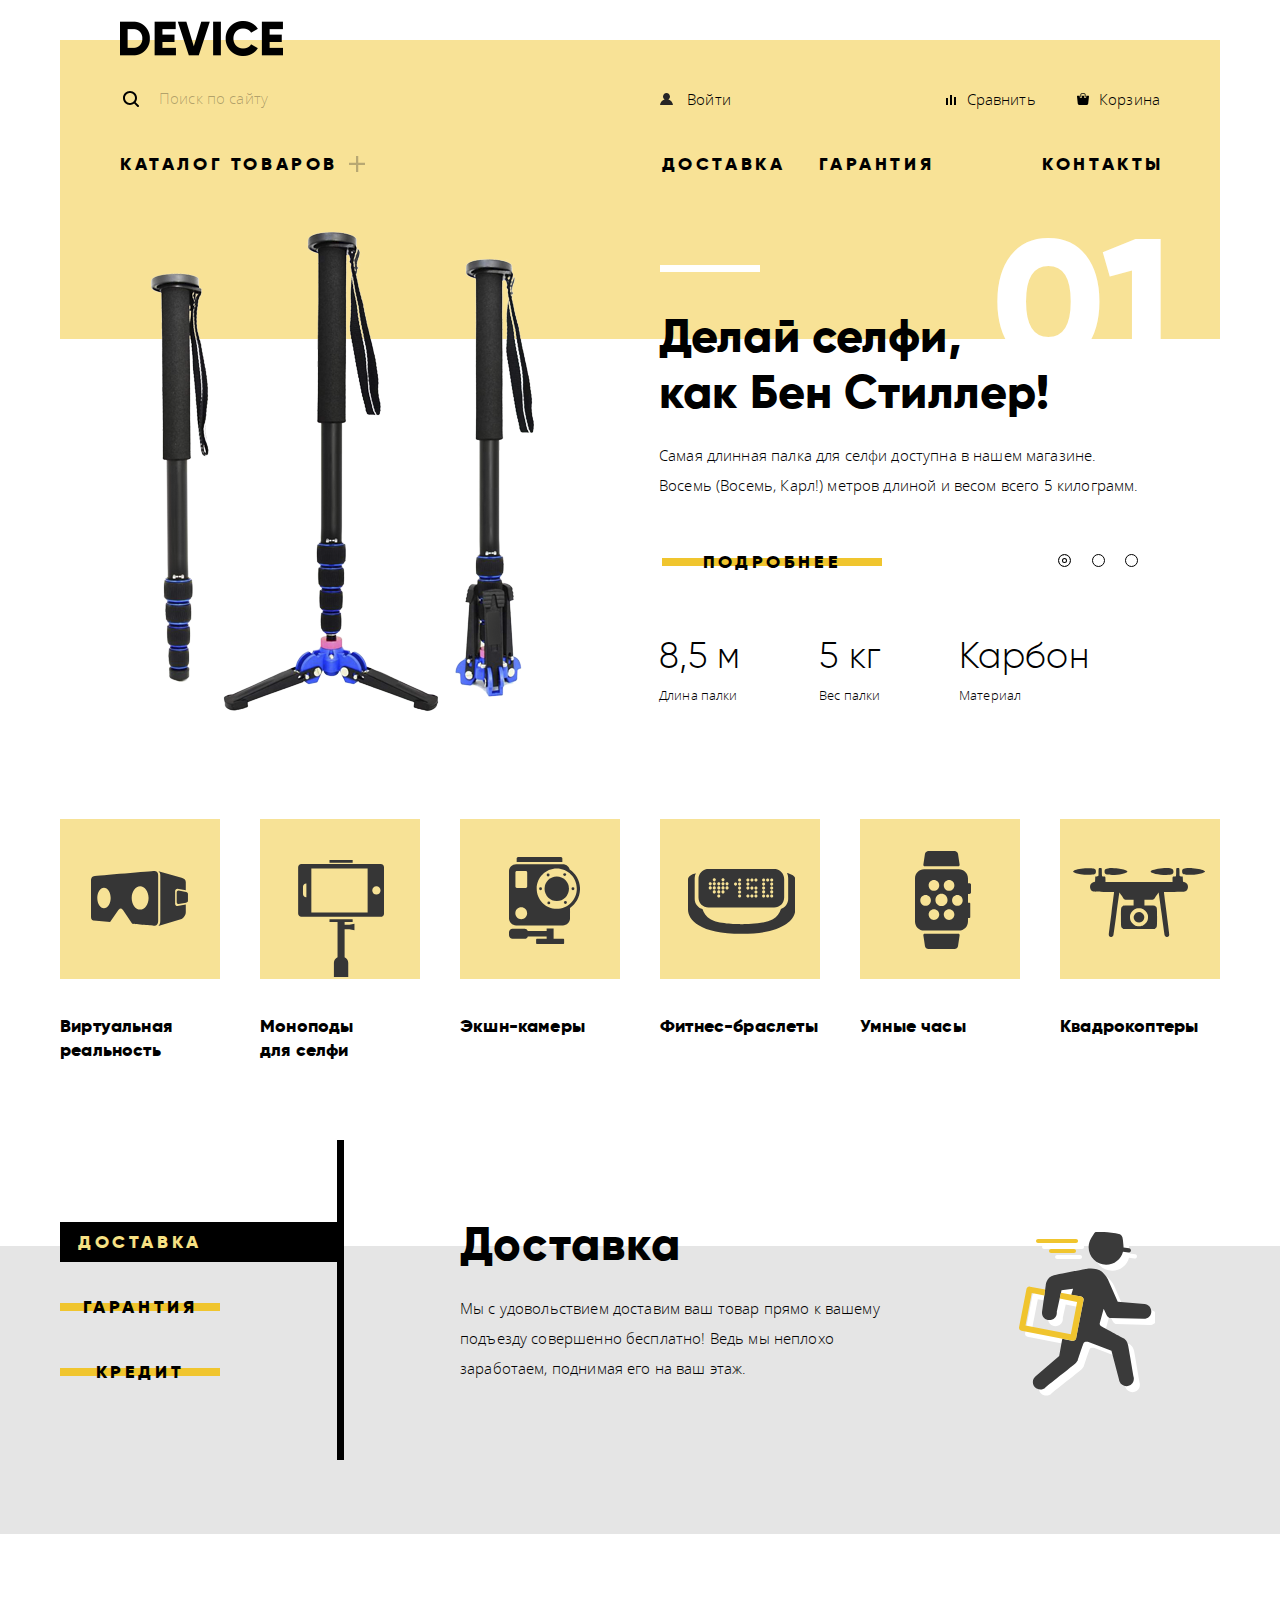
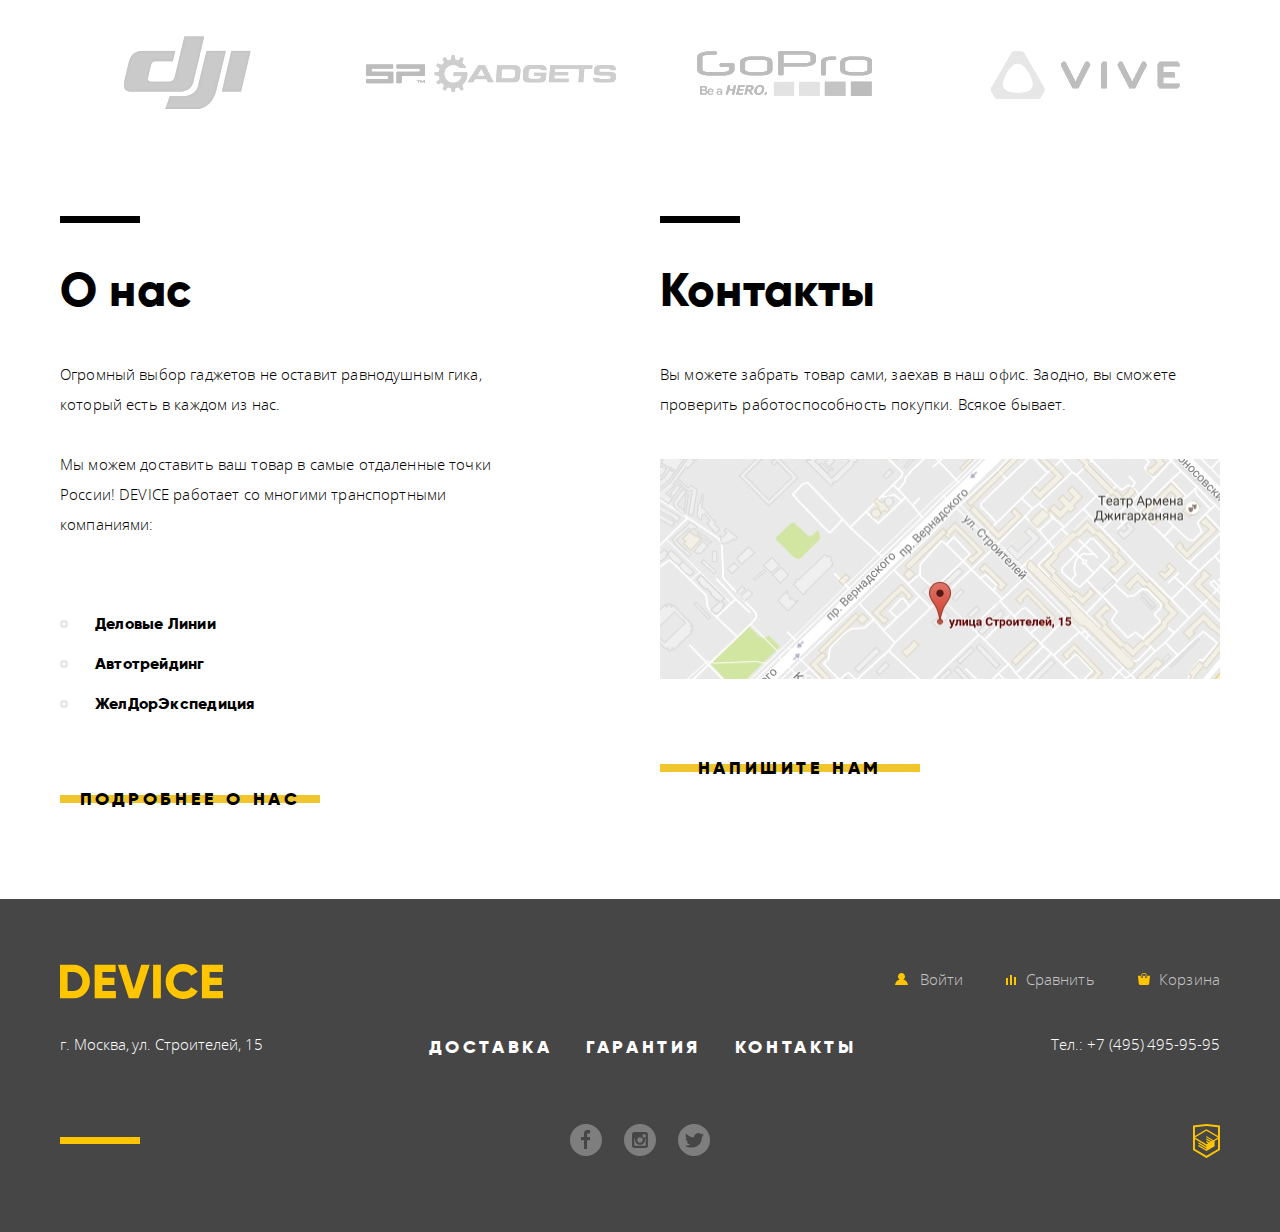
<file: index.html>
<!DOCTYPE html>
<html lang="ru">

<head>
  <meta charset="utf-8">
  <title>HTML Academy: Девайс</title>
  <link rel="stylesheet" href="css/normalize.css">
  <link rel="stylesheet" href="css/style.min.css">
</head>

<body>
  <header class="main-header">
    <h1 class="visually-hidden">Интернет-магазин гаджетов "DEVICE"</h1>
    <div class="container">
      <nav class="main-nav">
        <img class="header-logo" src="img/svg-device/logo.svg" width="163" height="35" alt="DEVICE">
        <div class="container">
          <form class="header-search" action="https://echo.htmlacademy.ru" method="get">
            <input class="search" type="search" name="search" placeholder="Поиск по сайту">
            <button class="btn_search" type="submit">Найти</button>
          </form>
          <ul class="header-user-list">
            <li class="header-login">
              <a class="login" href="#">
                <svg version="1.1" xmlns="http://www.w3.org/2000/svg" xmlns:xlink="http://www.w3.org/1999/xlink" x="0px" y="0px" width="13px" height="12px" viewBox="0 0 13 12" enable-background="new 0 0 13 12" xml:space="preserve">
                  <path fill="#272525" d="M0.032,12h12.937c-0.163-2.643-2.074-4.837-4.671-5.543C9.306,5.846,9.985,4.75,9.985,3.485
                  C9.985,1.561,8.425,0,6.5,0S3.015,1.561,3.015,3.485c0,1.264,0.68,2.361,1.688,2.972C2.106,7.163,0.194,9.357,0.032,12z" />
                </svg>
                Войти
              </a>
            </li>
            <li class="header-compare">
              <a href="#">
                <svg version="1.1" xmlns="http://www.w3.org/2000/svg" xmlns:xlink="http://www.w3.org/1999/xlink" x="0px" y="0px" width="10px" height="10px" viewBox="0 0 10 10" enable-background="new 0 0 10 10" xml:space="preserve">
                  <rect x="8" y="2" width="1.984" height="8" />
                  <rect y="3" width="1.984" height="7" />
                  <rect x="4" width="2" height="10" />
                </svg>
                Сравнить
              </a>
            </li>
            <li class="header-basket">
              <a href="#">
                <svg version="1.1" xmlns="http://www.w3.org/2000/svg" xmlns:xlink="http://www.w3.org/1999/xlink" x="0px" y="0px" width="12px" height="12px" viewBox="0 0 12 12" enable-background="new 0 0 12 12" xml:space="preserve">
                  <g>
                    <path d="M11.864,3.017c-0.082-0.098-0.203-0.154-0.327-0.154H9.225V4.09c0,0.563-0.484,1.022-1.08,1.022
                    c-0.594,0-1.078-0.458-1.078-1.022V2.863H4.909V4.09c0,0.563-0.485,1.022-1.08,1.022c-0.595,0-1.078-0.458-1.078-1.022V2.863H0.438
                    c-0.125,0-0.243,0.056-0.327,0.154C0.028,3.115-0.012,3.245,0.003,3.375l0.776,7.134c0.015,0.806,0.642,1.455,1.411,1.455h7.595
                    c0.77,0,1.396-0.649,1.411-1.455l0.776-7.134C11.987,3.245,11.946,3.115,11.864,3.017z" />
                    <path d="M3.829,4.499c0.239,0,0.433-0.184,0.433-0.409V1.84c0-0.632,0.672-1.022,1.295-1.022h1.079
                    c0.655,0,1.078,0.401,1.078,1.022v2.25c0,0.225,0.194,0.409,0.431,0.409c0.239,0,0.433-0.184,0.433-0.409V1.84
                    C8.577,0.773,7.761,0,6.636,0H5.557C4.367,0,3.398,0.826,3.398,1.84v2.25C3.398,4.315,3.592,4.499,3.829,4.499z" />
                  </g>
                </svg>
                Корзина
              </a>
            </li>
          </ul>
        </div>
        <ul class="header-site-nav">
          <li class="catalog">
            <a class="site-nav-link" href="catalog.html">Каталог товаров</a>
            <div class="sub-menu-wrap">
              <ul class="catalog-sub-menu">
                <li>
                  <a href="#">Виртуальная реальность</a>
                </li>
                <li>
                  <a href="#">Моноподы для селфи</a>
                </li>
                <li>
                  <a href="#">Экшн-камеры</a>
                </li>
                <li>
                  <a href="#">Фитнес-браслеты</a>
                </li>
                <li>
                  <a href="#">Умные часы</a>
                </li>
                <li>
                  <a href="#">Квадрокоптеры</a>
                </li>
              </ul>
            </div>
          </li>
          <li><a class="site-nav-link" href="#">Доставка</a></li>
          <li>
            <a class="site-nav-link" href="#">Гарантия</a>
          </li>
          <li><a class="site-nav-link" href="#">Контакты</a></li>
        </ul>
      </nav>
    </div>
  </header>
  <main class="main-container">
    <div class="container">
      <section class="main-slider">
        <h2 class="visually-hidden">Лучшие товары</h2>
        <input type="radio" class="btn-slide1 visually-hidden" id="slide1" name="toggle" checked>
        <input type="radio" class="btn-slide2 visually-hidden" id="slide2" name="toggle">
        <input type="radio" class="btn-slide3 visually-hidden" id="slide3" name="toggle">
        <div class="slider-control">
          <label for="slide1" aria-label="slide1"></label>
          <label for="slide2" aria-label="slide2"></label>
          <label for="slide3" aria-label="slide3"></label>
        </div>
        <ol class="slider-list">
          <li class="slider-item">
            <article class="slide slide1">
              <img src="img/png-device/slider-1.png" width="384" height="486" alt="Самая длинная палка для селфи">
              <div class="container">
                <h3>Делай селфи,<br> как Бен Стиллер!</h3>
                <p>Самая длинная палка для селфи доступна в нашем магазине. 
                   Восемь (Восемь, Карл!) метров длиной и весом всего 5 килограмм.</p>
                <a href="#">Подробнее</a>
                <div class="table-feature">
                  <div class="table-cell">8,5 м</div>
                  <div class="table-header">Длина палки</div>
                  <div class="table-cell">5 кг</div>
                  <div class="table-header">Вес палки</div>
                  <div class="table-cell">Карбон</div>
                  <div class="table-header">Материал</div>
                </div>
              </div>
            </article>
          </li>
          <li class="slider-item">
            <article class="slide slide2">
              <img src="img/png-device/slider-2.png" width="345" height="485" alt="Мотивирующий фитнес-браслет">
              <div class="container">
                <h3>Худеем<br> правильно!</h3>
                <p>Мотивирующие фитнес-браслеты помогут найти в себе силы
                   не пропускать занятия и соблюдать диету.</p>
                <a href="#">Подробнее</a>
                <div class="table-feature">
                  <div class="table-cell">48 часов</div>
                  <div class="table-header">Без подзарядки</div>
                </div>
              </div>
            </article>
          </li>
          <li class="slider-item">
            <article class="slide slide3">
              <img src="img/png-device/slider-3.png" width="526" height="334" alt="Квадрокоптер, оснащенный мощным лазером">
              <div class="container">
                <h3>Порхает как бабочка, жалит как пчела!</h3>
                <p>Этот обычный, на первый взгляд, квадрокоптер оснащен
                   мощным лазером, замаскированным под стандартную камеру.</p>
                <a href="#">Подробнее</a>
                <div class="table-feature">
                  <div class="table-cell">800 м</div>
                  <div class="table-header">Дальность полета</div>
                  <div class="table-cell">50 м</div>
                  <div class="table-header">Радиус поражения</div>
                </div>
              </div>
            </article>
          </li>
        </ol>
      </section>
      <ul class="popular-list">
        <li class="popular-item">
          <a href="#"><b>Виртуальная реальность</b></a>
        </li>
        <li class="popular-item">
          <a href="#"><b>Моноподы для&nbsp;селфи</b></a>
        </li>
        <li class="popular-item">
          <a href="#"><b>Экшн-камеры</b></a>
        </li>
        <li class="popular-item">
          <a href="#"><b>Фитнес-браслеты</b></a>
        </li>
        <li class="popular-item">
          <a href="#"><b>Умные часы</b></a>
        </li>
        <li class="popular-item">
          <a href="#"><b>Квадрокоптеры</b></a>
        </li>
      </ul>
    </div>
    <section class="features">
      <h2 class="visually-hidden">Преимущества</h2>
      <div class="container">
        <input type="radio" class="delivery-btn visually-hidden" id="delivery" name="feature-toggle" checked>
        <input type="radio" class="warranty-btn visually-hidden" id="warranty" name="feature-toggle">
        <input type="radio" class="credit-btn visually-hidden" id="credit" name="feature-toggle">
        <div class="features-control">
          <label for="delivery">Доставка</label>
          <label for="warranty">Гарантия</label>
          <label for="credit">Кредит</label>
        </div>
        <ul class="features-list">
          <li class="features-item features-delivery">
            <h3>Доставка</h3>
            <p>Мы с удовольствием доставим ваш товар прямо к вашему подъезду совершенно бесплатно! Ведь мы неплохо заработаем, поднимая его на ваш этаж.</p>
          </li>
          <li class="features-item features-warranty">
            <h3>Гарантия</h3>
            <p>Если из-за возгорания купленного у нас товара у вас сгорит дом — не переживайте, мы выдадим вам новый.<br> Товар, не дом, конечно же.</p>
          </li>
          <li class="features-item features-credit">
            <h3>Кредит</h3>
            <p>Залезть в долговую яму стало проще! Кредитные консультанты подберут для вас наиболее выгодные условия кредита. Выгодные для нашего банка, разумеется.</p>
          </li>
        </ul>
      </div>
    </section>
    <div class="container">
      <ul class="brands-list">
        <li class="brand-item">
          <a href="#" aria-label="Бренд DJI">
            <svg xmlns="http://www.w3.org/2000/svg" viewBox="0 0 260 100" width="260" height="100">
              <image filter="url(#filtersPicture1)" x="0" y="0" width="260" height="100" xmlns:xlink="http://www.w3.org/1999/xlink" xlink:href="img/jpg-device/brand-dji.jpg" />
            </svg>
            <!-- <img src="img/jpg-device/brand-dji.jpg" width="260" height="100" alt="DJI"> -->
          </a>
          <svg xmlns="http://www.w3.org/2000/svg" viewBox="0 0 260 100" width="260" height="100">
            <defs>
              <filter id="filtersPicture1">
                <feComposite result="inputTo_38" in="SourceGraphic" in2="SourceGraphic" operator="arithmetic" k1="0.3" k2="0.3" k3="0.3" k4="0.5" />
                <feColorMatrix id="filter_38" type="saturate" values="0" data-filterid="38" />
              </filter>
            </defs>
          </svg>
        </li>
        <li class="brand-item">
          <a href="#" aria-label="Бренд SP Gadgets">
            <svg xmlns="http://www.w3.org/2000/svg" viewBox="0 0 260 100" width="260" height="100">
              <image filter="url(#filtersPicture2)" x="0" y="0" width="260" height="100" xmlns:xlink="http://www.w3.org/1999/xlink" xlink:href="img/jpg-device/brand-spgadgets.jpg" />
            </svg>
            <!-- <img src="img/jpg-device/brand-spgadgets.jpg" width="260" height="100" alt="SP Gadgets"> -->
          </a>
          <svg xmlns="http://www.w3.org/2000/svg" viewBox="0 0 260 100" width="260" height="100">
            <defs>
              <filter id="filtersPicture2">
                <feComposite result="inputTo_38" in="SourceGraphic" in2="SourceGraphic" operator="arithmetic" k1="0.3" k2="0.3" k3="0.3" k4="0.5" />
                <feColorMatrix id="filter_39" type="saturate" values="0" data-filterid="38" />
              </filter>
            </defs>
          </svg>
        </li>
        <li class="brand-item">
          <a href="#" aria-label="Бренд GoPro">
            <svg xmlns="http://www.w3.org/2000/svg" viewBox="0 0 260 100" width="260" height="100">
              <image filter="url(#filtersPicture3)" x="0" y="0" width="260" height="100" xmlns:xlink="http://www.w3.org/1999/xlink" xlink:href="img/jpg-device/brand-gopro.jpg" />
            </svg>
            <!-- <img src="img/jpg-device/brand-gopro.jpg" width="260" height="100" alt="GoPro"> -->
          </a>
          <svg xmlns="http://www.w3.org/2000/svg" viewBox="0 0 260 100" width="260" height="100">
            <defs>
              <filter id="filtersPicture3">
                <feComposite result="inputTo_38" in="SourceGraphic" in2="SourceGraphic" operator="arithmetic" k1="0.3" k2="0.3" k3="0.3" k4="0.5" />
                <feColorMatrix id="filter_40" type="saturate" values="0" data-filterid="38" />
              </filter>
            </defs>
          </svg>
        </li>
        <li class="brand-item">
          <a href="#" aria-label="Бренд Vive">
            <svg xmlns="http://www.w3.org/2000/svg" viewBox="0 0 260 100" width="260" height="100">
              <image filter="url(#filtersPicture4)" x="0" y="0" width="260" height="100" xmlns:xlink="http://www.w3.org/1999/xlink" xlink:href="img/jpg-device/brand-vive.jpg" />
            </svg>
            <!-- <img src="img/jpg-device/brand-vive.jpg" width="260" height="100" alt="Vive"> -->
          </a>
          <svg xmlns="http://www.w3.org/2000/svg" viewBox="0 0 260 100" width="260" height="100">
            <defs>
              <filter id="filtersPicture4">
                <feComposite result="inputTo_38" in="SourceGraphic" in2="SourceGraphic" operator="arithmetic" k1="0.3" k2="0.3" k3="0.3" k4="0.5" />
                <feColorMatrix id="filter_41" type="saturate" values="0" data-filterid="38" />
              </filter>
            </defs>
          </svg>
        </li>
      </ul>
      <section class="main-info">
        <h2 class="visually-hidden">Информация о фирме</h2>
        <div class="info-company">
          <h3>О нас</h3>
          <p>Огромный выбор гаджетов не оставит равнодушным гика, который есть в каждом из нас.</p>
          <p>Мы можем доставить ваш товар в самые отдаленные точки России! DEVICE работает со многими транспортными компаниями:</p>
          <ul>
            <li>Деловые Линии</li>
            <li>Автотрейдинг</li>
            <li>ЖелДорЭкспедиция</li>
          </ul>
          <a href="#">Подробнее о нас</a>
        </div>
        <div class="info-contacts">
          <h3>Контакты</h3>
          <p>Вы можете забрать товар сами, заехав в наш офис. Заодно, вы сможете проверить работоспособность покупки. Всякое бывает.</p>
          <img class="map" src="img/jpg-device/map.jpg" width="560" height="220" alt="г. Москва, ул. Строителей, 15">
          <a href="#" class="write-us-link">Напишите нам</a>
        </div>
      </section>
    </div>
  </main>
  <footer class="main-footer">
    <div class="container">
      <div class="footer-top">
        <svg class="footer-logo" xmlns="http://www.w3.org/2000/svg" width="163" height="35" viewBox="0 0 163 35">
          <path id="_-e-logo" d="M-.151.702v33.6h13.532a15.72 15.72 0 0 0 11.72-4.824 16.458 16.458 0 0 0 4.712-11.976 16.458 16.458 0 0 0-4.712-11.976A15.723 15.723 0 0 0 13.381.702H-.151zM7.582 26.91V8.091h5.8a8.646 8.646 0 0 1 6.5 2.568 9.407 9.407 0 0 1 2.489 6.84 9.406 9.406 0 0 1-2.489 6.84 8.642 8.642 0 0 1-6.5 2.568h-5.8zm34.8-5.952h12.082v-7.3H42.378V8.091h13.291V.702H34.645v33.6H55.91V26.91H42.378v-5.952zm36.343 13.344L89.744.702h-8.458l-7.491 24.72L66.304.702h-8.457l11.019 33.6h9.859zm14.4 0h7.733V.702h-7.733v33.6zm38.615-1.416a15.506 15.506 0 0 0 6.041-5.688l-6.67-3.84a7.482 7.482 0 0 1-3.165 3.024 9.87 9.87 0 0 1-4.664 1.1 9.595 9.595 0 0 1-7.177-2.736 9.909 9.909 0 0 1-2.682-7.248 9.909 9.909 0 0 1 2.682-7.248 9.595 9.595 0 0 1 7.177-2.736 9.897 9.897 0 0 1 4.639 1.08 7.592 7.592 0 0 1 3.19 3.048l6.67-3.84a15.873 15.873 0 0 0-6.09-5.688 17.42 17.42 0 0 0-8.409-2.088c-9.779-.272-17.797 7.691-17.591 17.472-.208 9.781 7.809 17.747 17.588 17.476a17.52 17.52 0 0 0 8.458-2.088zm17.881-11.928h12.082v-7.3h-12.085V8.091h13.29V.702h-21.023v33.6h21.265V26.91h-13.532v-5.952z" class="cls-1" data-name="-e-logo" />
        </svg>
        <ul class="footer-user-list">
          <li>
            <a class="footer-login" href="#">
              <svg version="1.1" id="Layer_1" xmlns="http://www.w3.org/2000/svg" xmlns:xlink="http://www.w3.org/1999/xlink" x="0px" y="0px" width="13px" height="12px" viewBox="0 0 13 12" enable-background="new 0 0 13 12" xml:space="preserve">
                <path d="M0.032,12h12.937c-0.163-2.643-2.074-4.837-4.671-5.543C9.306,5.846,9.985,4.75,9.985,3.485
                C9.985,1.561,8.425,0,6.5,0S3.015,1.561,3.015,3.485c0,1.264,0.68,2.361,1.688,2.972C2.106,7.163,0.194,9.357,0.032,12z" />
              </svg>
              Войти
            </a>
          </li>
          <li>
            <a href="#">
              <svg version="1.1" xmlns="http://www.w3.org/2000/svg" xmlns:xlink="http://www.w3.org/1999/xlink" x="0px" y="0px" width="10px" height="10px" viewBox="0 0 10 10" enable-background="new 0 0 10 10" xml:space="preserve">
                <rect x="8" y="2" width="1.984" height="8" />
                <rect y="3" width="1.984" height="7" />
                <rect x="4" width="2" height="10" />
              </svg>
              Сравнить
            </a>
          </li>
          <li>
            <a href="#">
              <svg version="1.1" xmlns="http://www.w3.org/2000/svg" xmlns:xlink="http://www.w3.org/1999/xlink" x="0px" y="0px" width="12px" height="12px" viewBox="0 0 12 12" enable-background="new 0 0 12 12" xml:space="preserve">
                <g>
                  <path d="M11.864,3.017c-0.082-0.098-0.203-0.154-0.327-0.154H9.225V4.09c0,0.563-0.484,1.022-1.08,1.022
                  c-0.594,0-1.078-0.458-1.078-1.022V2.863H4.909V4.09c0,0.563-0.485,1.022-1.08,1.022c-0.595,0-1.078-0.458-1.078-1.022V2.863H0.438
                  c-0.125,0-0.243,0.056-0.327,0.154C0.028,3.115-0.012,3.245,0.003,3.375l0.776,7.134c0.015,0.806,0.642,1.455,1.411,1.455h7.595
                  c0.77,0,1.396-0.649,1.411-1.455l0.776-7.134C11.987,3.245,11.946,3.115,11.864,3.017z" />
                  <path d="M3.829,4.499c0.239,0,0.433-0.184,0.433-0.409V1.84c0-0.632,0.672-1.022,1.295-1.022h1.079
                  c0.655,0,1.078,0.401,1.078,1.022v2.25c0,0.225,0.194,0.409,0.431,0.409c0.239,0,0.433-0.184,0.433-0.409V1.84
                  C8.577,0.773,7.761,0,6.636,0H5.557C4.367,0,3.398,0.826,3.398,1.84v2.25C3.398,4.315,3.592,4.499,3.829,4.499z" />
                </g>
              </svg>
              Корзина
            </a>
          </li>
        </ul>
      </div>
      <div class="footer-middle">
        <address>г. Москва, ул. Строителей, 15</address>
        <ul class="footer-site-nav">
          <li><a href="#">Доставка</a></li>
          <li><a href="#">Гарантия</a></li>
          <li><a href="#">Контакты</a></li>
        </ul>
        <a class="footer-phone" href="tel:+74954959595">Тел.: +7 (495) 495-95-95</a>
      </div>
      <div class="footer-links">
        <ul class="footer-social">
          <li>
            <a class="footer_link-fb" href="#">
              <svg version="1.1" xmlns="http://www.w3.org/2000/svg" xmlns:xlink="http://www.w3.org/1999/xlink" x="0px" y="0px" width="32px" height="32px" viewBox="0 0 32 32" enable-background="new 0 0 32 32" xml:space="preserve">
                <path fill="#FFFFFF" d="M16,0C7.164,0,0,7.163,0,16s7.164,16,16,16c8.837,0,16-7.164,16-16S24.837,0,16,0z M20.062,9.455h-3.021
                v3.444h3.021v3.445h-3.021v8.61h-3.021v-8.61H11v-3.445h3.021V9.455c0-1.902,1.353-3.445,3.021-3.445h3.021V9.455z" />
              </svg>
              <span class="visually-hidden">Facebook</span>
            </a>
          </li>
          <li>
            <a class="footer_link-inst" href="#">
              <svg version="1.1" xmlns="http://www.w3.org/2000/svg" xmlns:xlink="http://www.w3.org/1999/xlink" x="0px" y="0px" width="32px" height="32px" viewBox="0 0 32 32" enable-background="new 0 0 32 32" xml:space="preserve">
                <g>
                  <path fill="#FFFFFF" d="M20.916,16c0,2.728-2.211,4.938-4.938,4.938S11.039,18.728,11.039,16c0-0.394,0.051-0.773,0.138-1.14
                  h-0.897v6.838h11.396V14.86h-0.897C20.865,15.227,20.916,15.606,20.916,16z" />
                  <path fill="#FFFFFF" d="M15.978,18.659c1.466,0,2.659-1.193,2.659-2.659s-1.193-2.659-2.659-2.659
                  c-1.466,0-2.659,1.193-2.659,2.659S14.511,18.659,15.978,18.659z" />
                  <rect x="18.637" y="10.302" fill="#FFFFFF" width="3.039" height="3.039" />
                  <path fill="#FFFFFF" d="M16,0C7.164,0,0,7.164,0,16c0,8.837,7.164,16,16,16c8.837,0,16-7.163,16-16C32,7.164,24.837,0,16,0z
                  M23.955,21.698c0,1.254-1.025,2.279-2.279,2.279H10.279C9.026,23.978,8,22.952,8,21.698V10.302c0-1.253,1.026-2.279,2.279-2.279
                  h11.396c1.254,0,2.279,1.026,2.279,2.279V21.698z" />
                </g>
              </svg>
              <span class="visually-hidden">Instagram</span>
            </a>
          </li>
          <li>
            <a class="footer_link-tw" href="#">
              <svg version="1.1" xmlns="http://www.w3.org/2000/svg" xmlns:xlink="http://www.w3.org/1999/xlink" x="0px" y="0px" width="32px" height="32px" viewBox="0 0 32 32" enable-background="new 0 0 32 32" xml:space="preserve">
                <g>
                </g>
                <g>
                  <path fill="#FFFFFF" d="M16,0C7.164,0,0,7.164,0,16c0,8.837,7.164,16,16,16c8.837,0,16-7.163,16-16C32,7.164,24.837,0,16,0z
                  M23.944,12.809c-0.251,6.516-3.463,10.832-10.992,10.702c-0.14,0-0.205,0-0.233,0c-0.015,0-0.021,0-0.021,0
                c-0.029,0-0.094,0-0.232,0c-0.447,0-4.543-0.443-5.344-1.823c2.479,0.19,4.247-0.406,5.12-1.136
                c-1.048-0.289-2.923-0.461-3.251-2.848c0.384,0.104,0.618,0.221,1.299,0.113c-1.307-0.824-2.758-1.519-2.679-3.643
                c0.311,0.317,1.164,0.518,1.46,0.457c-0.768-0.233-2.149-3.244-0.974-4.781c1.984,1.79,4.075,3.482,7.804,3.643
                c0.227-2.214,1.24-3.699,3.168-4.325c1.84-0.479,3.255,0.26,3.901,1.138c0.737-0.224,1.453-0.466,2.193-0.685
                c-0.004,0.833-0.569,1.463-0.935,1.709c0.747,0.165,1.423-0.475,1.423-0.475C25.467,11.818,24.557,12.58,23.944,12.809z" />
                </g>
              </svg>
              <span class="visually-hidden">Twitter</span>
            </a>
          </li>
        </ul>
        <a class="footer-copyright" href="https://htmlacademy.ru/intensive/htmlcss">
          <svg version="1.1" xmlns="http://www.w3.org/2000/svg" xmlns:xlink="http://www.w3.org/1999/xlink" x="0px" y="0px" width="26.943px" height="34.09px" viewBox="0 0 26.943 34.09" enable-background="new 0 0 26.943 34.09" xml:space="preserve">
            <path d="M13.62,0.017L13.472,0L0,1.412v24.661l13.473,8.017l13.43-7.99l0.042-0.025V1.412L13.62,0.017z M25.019,12.127L13.495,5.334 L13.494,5.23l-0.087,0.05l-0.088-0.056v0.109L1.925,12.118V3.147l11.548-1.212l11.547,1.212V12.127z M13.405,6.787L24.923,13.5 l-4.479,2.64l-7.093-4.221l-0.014,1.415l5.904,3.513l-0.86,0.507l-5.03-2.992l-0.014,1.415l3.827,2.275l-0.782,0.523l-3.031-1.787 l-0.014,1.413l1.853,1.091l-1.8,1.081L2.034,13.622L13.405,6.787z M1.925,15.127l11.411,6.791l0.016,1.044L5.41,18.234L5.395,19.65 l7.979,4.795l0.018,1.076l-7.973-4.74l-0.013,1.414l8.021,4.822l0.046,0.025l8.143-4.872l-0.011-5.177l3.415-2.036v10.021 L13.472,31.85L1.925,24.979V15.127z" />
          </svg>
          <span class="visually-hidden">HTML Academy</span>
        </a>
      </div>
    </div>
  </footer>
  <!-- Всплывающи окна: напишите нам и карта -->
  <section class="modal modal-write-us">
    <h2 class="visually-hidden">Форма обратной связи</h2>
    <form class="write-us-form" action="https://echo.htmlacademy.ru" method="post">
      <p>
        <label for="user-name">Ваше имя:</label>
        <input class="fieldback-user-name" type="text" name="user-name" id="user-name" placeholder="Имя Фамилия">
      </p>
      <p>
        <label for="user-email">Ваш e-mail:</label>
        <input class="fieldback-user-email" type="email" name="user-email" id="user-email" placeholder="email@example.com">
      </p>
      <p>
        <label for="user-message">Текст письма:</label>
        <textarea class="fieldback-user-message" name="user-message" id="user-message" placeholder="В свободной форме" cols="30" rows="10"></textarea>
      </p>
      <button type="submit">отправить</button>
    </form>
    <button type="button" class="modal-close" aria-label="Закрыть окно"></button>
  </section>
  <section class="modal modal-map">
    <h2 class="visually-hidden">Как до нас добраться</h2>
    <iframe src="https://www.google.com/maps/embed?pb=!1m18!1m12!1m3!1d2000.5870712094293!2d37.52777667639397!3d55.68703500243478!2m3!1f0!2f0!3f0!3m2!1i1024!2i768!4f13.1!3m3!1m2!1s0x46b54cf65f5c8955%3A0x694710ccd55501e!2z0YPQuy4g0KHRgtGA0L7QuNGC0LXQu9C10LksIDE1LCDQnNC-0YHQutCy0LAsIDExOTMxMQ!5e0!3m2!1sru!2sru!4v1553565429068" width="960" height="559" style="border:0" allowfullscreen></iframe>
    <button type="button" class="modal-close" aria-label="Закрыть окно"></button>
  </section>
  <!-- <p>Репозиторий создан для обучения на профессиональном онлайн‑курсе «<a href="https://htmlacademy.ru/intensive/htmlcss">HTML и CSS, уровень 1</a>».</p> -->
  <script src="js/script.min.js"></script>
</body>

</html>
</file>
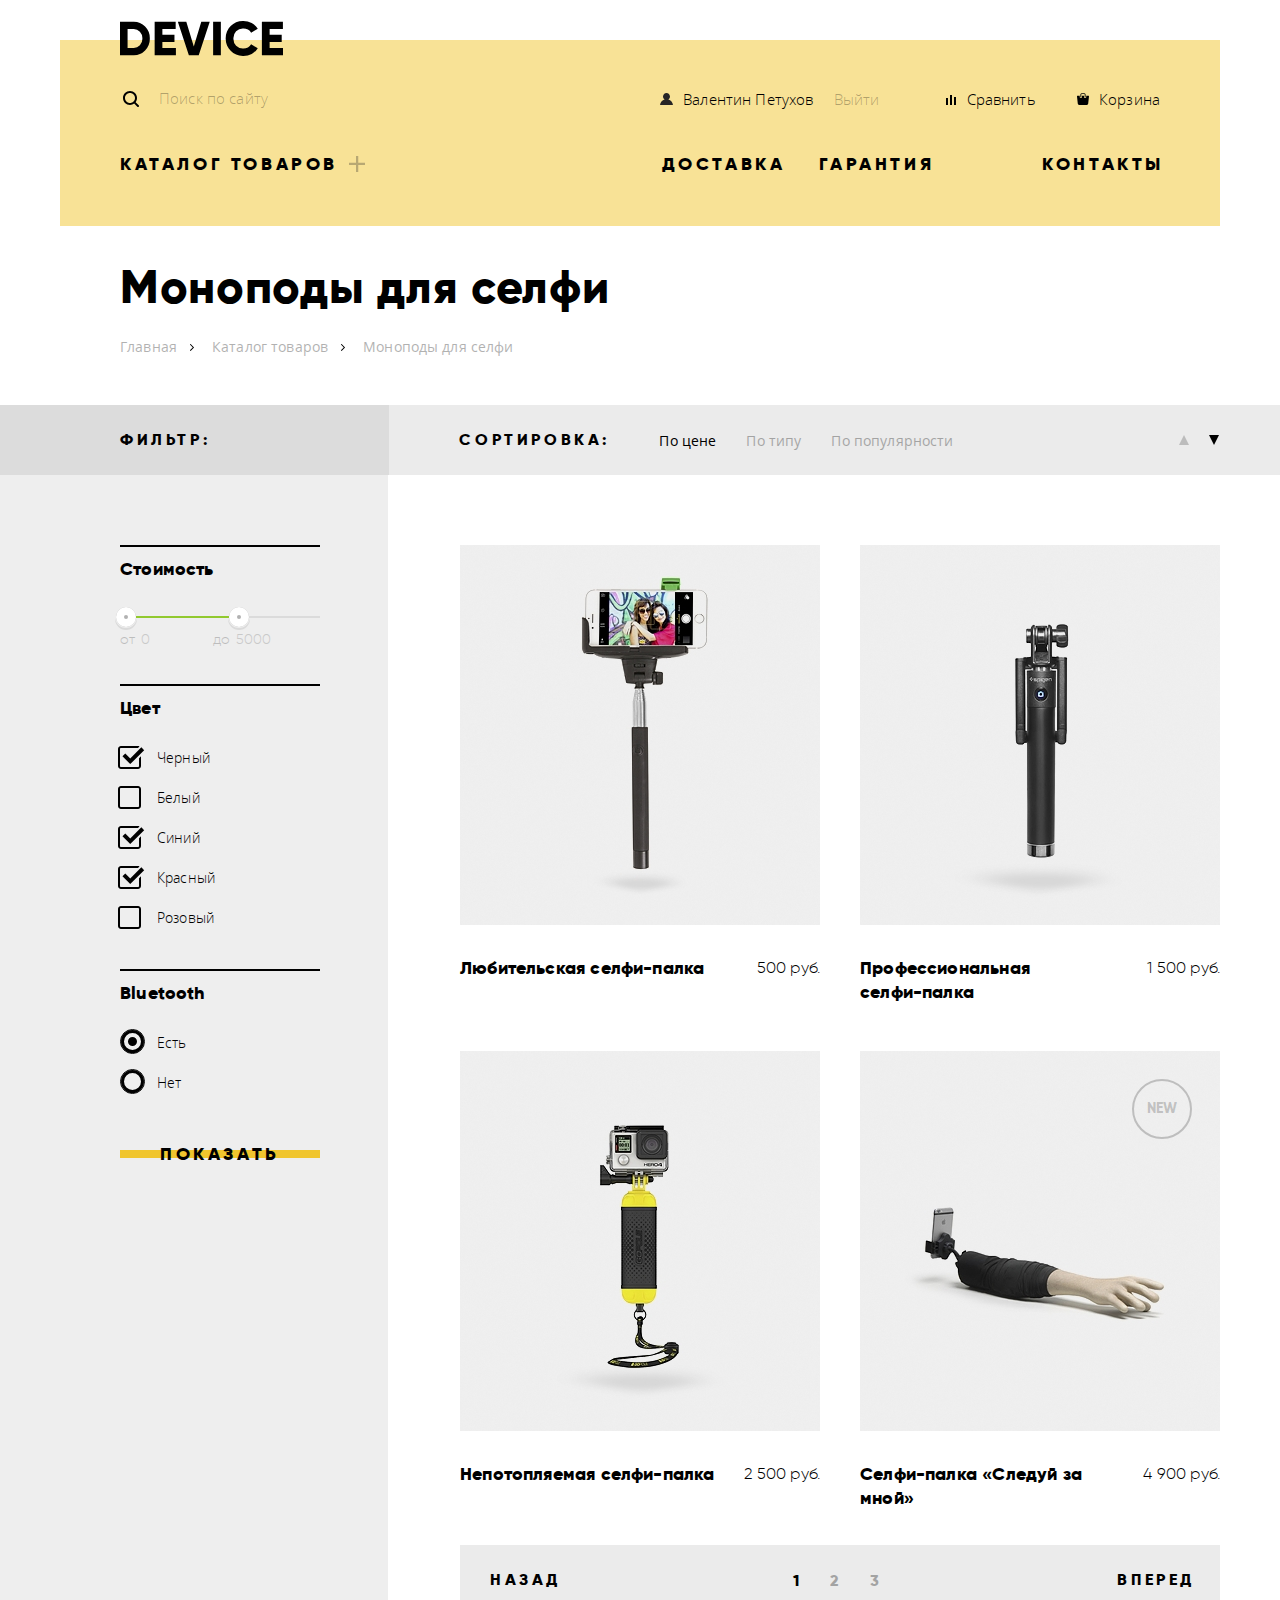
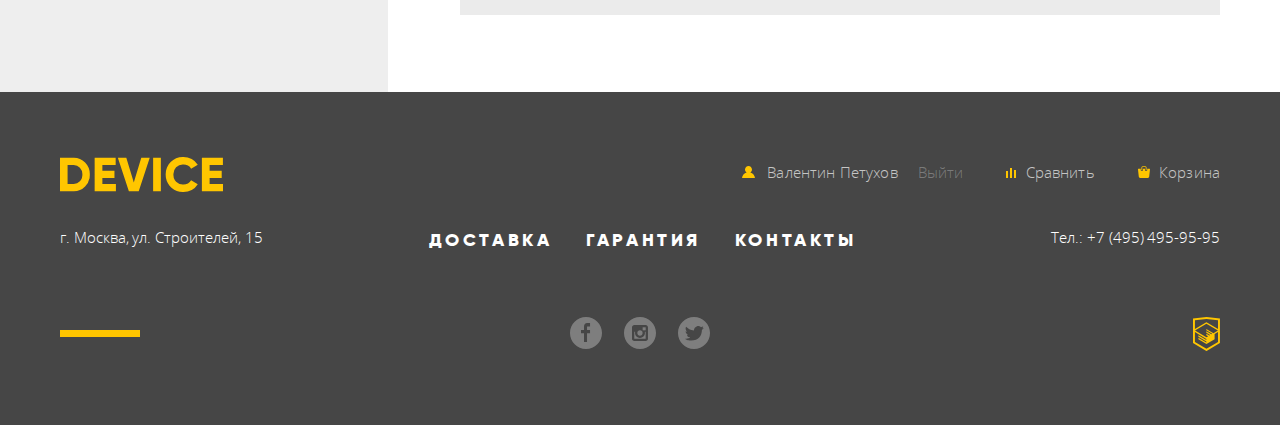
<file: catalog.html>
<!DOCTYPE html>
<html lang="ru">

<head>
  <meta charset="UTF-8">
  <title>Каталог товаров</title>
  <link rel="stylesheet" href="css/normalize.css">
  <link rel="stylesheet" href="css/style.min.css">
</head>

<body>
  <header class="main-header">
    <h1 class="visually-hidden">Интернет-магазин гаджетов "DEVICE"</h1>
    <div class="container">
      <nav class="main-nav">
        <a class="header-logo-link" href="index.html">
          <img class="header-logo" src="img/svg/logo.svg" width="163" height="35" alt="DEVICE">
        </a>
        <div class="container">
          <form class="header-search" action="https://echo.htmlacademy.ru" method="get">
            <input class="search" type="search" name="search" placeholder="Поиск по сайту">
            <button class="btn_search" type="submit">Найти</button>
          </form>
          <ul class="header-user-list">
            <li class="header_login">
              <a class="profile" href="">
                <svg version="1.1" xmlns="http://www.w3.org/2000/svg" xmlns:xlink="http://www.w3.org/1999/xlink" x="0px" y="0px" width="13px" height="12px" viewBox="0 0 13 12" enable-background="new 0 0 13 12" xml:space="preserve">
                  <path fill="#272525" d="M0.032,12h12.937c-0.163-2.643-2.074-4.837-4.671-5.543C9.306,5.846,9.985,4.75,9.985,3.485
                  C9.985,1.561,8.425,0,6.5,0S3.015,1.561,3.015,3.485c0,1.264,0.68,2.361,1.688,2.972C2.106,7.163,0.194,9.357,0.032,12z" />
                </svg>
                Валентин Петухов
              </a>
              <a class="logout" href="">Выйти</a>
            </li>
            <li class="header_compare">
              <a href="#">
                <svg version="1.1" xmlns="http://www.w3.org/2000/svg" xmlns:xlink="http://www.w3.org/1999/xlink" x="0px" y="0px" width="10px" height="10px" viewBox="0 0 10 10" enable-background="new 0 0 10 10" xml:space="preserve">
                  <rect x="8" y="2" width="1.984" height="8" />
                  <rect y="3" width="1.984" height="7" />
                  <rect x="4" width="2" height="10" />
                </svg>
                Сравнить
              </a>
            </li>
            <li class="header_basket">
              <a href="#">
                <svg version="1.1" xmlns="http://www.w3.org/2000/svg" xmlns:xlink="http://www.w3.org/1999/xlink" x="0px" y="0px" width="12px" height="12px" viewBox="0 0 12 12" enable-background="new 0 0 12 12" xml:space="preserve">
                  <g>
                    <path d="M11.864,3.017c-0.082-0.098-0.203-0.154-0.327-0.154H9.225V4.09c0,0.563-0.484,1.022-1.08,1.022
                    c-0.594,0-1.078-0.458-1.078-1.022V2.863H4.909V4.09c0,0.563-0.485,1.022-1.08,1.022c-0.595,0-1.078-0.458-1.078-1.022V2.863H0.438
                    c-0.125,0-0.243,0.056-0.327,0.154C0.028,3.115-0.012,3.245,0.003,3.375l0.776,7.134c0.015,0.806,0.642,1.455,1.411,1.455h7.595
                    c0.77,0,1.396-0.649,1.411-1.455l0.776-7.134C11.987,3.245,11.946,3.115,11.864,3.017z" />
                    <path d="M3.829,4.499c0.239,0,0.433-0.184,0.433-0.409V1.84c0-0.632,0.672-1.022,1.295-1.022h1.079
                    c0.655,0,1.078,0.401,1.078,1.022v2.25c0,0.225,0.194,0.409,0.431,0.409c0.239,0,0.433-0.184,0.433-0.409V1.84
                    C8.577,0.773,7.761,0,6.636,0H5.557C4.367,0,3.398,0.826,3.398,1.84v2.25C3.398,4.315,3.592,4.499,3.829,4.499z" />
                  </g>
                </svg>
                Корзина
              </a>
            </li>
          </ul>
        </div>
        <ul class="header-site-nav">
          <li class="catalog">
            <a class="site-nav-link" href="catalog.html">Каталог товаров</a>
            <div class="sub-menu-wrap">
              <ul class="catalog-sub-menu">
                <li>
                  <a href="#">Виртуальная реальность</a>
                </li>
                <li>
                  <a href="#">Моноподы для селфи</a>
                </li>
                <li>
                  <a href="#">Экшн-камеры</a>
                </li>
                <li>
                  <a href="#">Фитнес-браслеты</a>
                </li>
                <li>
                  <a href="#">Умные часы</a>
                </li>
                <li>
                  <a href="#">Квадрокоптеры</a>
                </li>
              </ul>
            </div>
          </li>
          <li>
            <a class="site-nav-link" href="#">Доставка</a>
          </li>
          <li>
            <a class="site-nav-link" href="#">Гарантия</a>
          </li>
          <li>
            <a class="site-nav-link" href="#">Контакты</a>
          </li>
        </ul>
      </nav>
    </div>
  </header>
  <main class="page-catalog">
    <div class="container">
      <h1 class="page-title">Моноподы для селфи</h1>
      <ul class="breadcrumbs">
        <li><a href="index.html">Главная</a></li>
        <li><a href="#">Каталог товаров</a></li>
        <li class="breadcrumbs-curret"><span>Моноподы для селфи</span></li>
      </ul>
    </div>
    <section class="catalog-page">
      <div class="header-catalog-page">
        <h2 class="filters-title">Фильтр:</h2>
        <div class="sorting">
          <h2 class="sorting-title">Сортировка:</h2>
          <ul class="sorting-list">
            <li class="sorting-item sorting-active">
              <a href="#">По цене</a>
            </li>
            <li class="sorting-item">
              <a href="#">По типу</a>
            </li>
            <li class="sorting-item">
              <a href="#">По популярности</a>
            </li>
          </ul>
          <ul class="sorting-direction-list">
            <li class="sorting-direction-item">
              <a href="#" class="sorting-up">
                <span class="visually-hidden">По возростанию</span>
              </a>
            </li>
            <li class="sorting-direction-item sorting-direction-active">
              <a href="#" class="sorting-down active">
                <span class="visually-hidden">По убыванию</span>
              </a>
            </li>
          </ul>
        </div>
      </div>
      <div class="catalog-wrap">
        <div class="catalog-columns">
          <aside class="sidebar-filters">
            <form action="https://echo.htmlacademy.ru" method="get">
              <div class="filter-block">
                <fieldset>
                  <legend>Стоимость</legend>
                  <div class="filter-price">
                    <div class="slider-range-price">
                      <div class="scale-price"></div>
                      <span class="left-slider"></span>
                      <span class="right-slider"></span>
                    </div>
                    <label for="price-from">от</label>
                    <input type="text" name="price-from" id="price-from" placeholder="0">
                    <label for="price-to">до</label>
                    <input type="text" name="price-to" id="price-to" placeholder="5000">
                  </div>
                </fieldset>
              </div>
              <div class="filter-block">
                <fieldset>
                  <legend>Цвет</legend>
                  <ul class="sidebar-filter-color">
                    <li>
                      <input class="visually-hidden input-checkbox" type="checkbox" name="black" id="black" checked>
                      <label for="black">Черный</label>
                    </li>
                    <li>
                      <input class="visually-hidden input-checkbox" type="checkbox" name="white" id="white">
                      <label for="white">Белый</label>
                    </li>
                    <li>
                      <input class="visually-hidden input-checkbox" type="checkbox" name="blue" id="blue" checked>
                      <label for="blue">Синий</label>
                    </li>
                    <li>
                      <input class="visually-hidden input-checkbox" type="checkbox" name="red" id="red" checked>
                      <label for="red">Красный</label>
                    </li>
                    <li>
                      <input class="visually-hidden input-checkbox" type="checkbox" name="pink" id="pink">
                      <label for="pink">Розовый</label>
                    </li>
                  </ul>
                </fieldset>
              </div>
              <div class="filter-block">
                <fieldset>
                  <legend>Bluetooth</legend>
                  <ul class="sidebar-filter-radio">
                    <li>
                      <input class="visually-hidden" type="radio" name="bluetooth" id="bluetooth-yes" value="yes" checked>
                      <label for="bluetooth-yes">Есть</label>
                    </li>
                    <li>
                      <input class="visually-hidden" type="radio" name="bluetooth" id="bluetooth-no" value="no">
                      <label for="bluetooth-no">Нет</label>
                    </li>
                  </ul>
                </fieldset>
              </div>
              <button class="sidebar-btn" type="submit">Показать</button>
            </form>
          </aside>
          <section class="catalog-product">
            <h2 class="visually-hidden">Каталок моноподов для селфи</h2>
            <ul class="catalog-list">
              <li>
                <article class="product-card">
                  <h2 class="visually-hidden">Карточка товаров</h2>
                  <img src="img/jpg-device/product-card-1.jpg" width="360" height="380" alt="Любительская селфи-палка">
                  <div class="product-card-info">
                    <a href="#">Любительская селфи-палка</a>
                    <span>500 руб.</span>
                  </div>
                  <div class="hover-block">
                    <a href="#">В корзину</a>
                    <a href="#">Добавить к сравнению</a>
                  </div>
                </article>
              </li>
              <li>
                <article class="product-card">
                  <h2 class="visually-hidden">Карточка товаров</h2>
                  <img src="img/jpg-device/product-card-2.jpg" width="360" height="380" alt="Профессиональная селфи-палка">
                  <div class="product-card-info">
                    <a href="#">Профессиональная<br> селфи-палка</a>
                    <span>1 500 руб.</span>
                  </div>
                  <div class="hover-block">
                    <a href="#">В корзину</a>
                    <a href="#">Добавить к сравнению</a>
                  </div>
                </article>
              </li>
              <li>
                <article class="product-card">
                  <h2 class="visually-hidden">Карточка товаров</h2>
                  <img src="img/jpg-device/product-card-3.jpg" width="360" height="380" alt="Непотопляемая селфи-палка">
                  <div class="product-card-info">
                    <a href="#">Непотопляемая селфи-палка</a>
                    <span>2 500 руб.</span>
                  </div>
                  <div class="hover-block">
                    <a href="#">В корзину</a>
                    <a href="#">Добавить к сравнению</a>
                  </div>
                </article>
              </li>
              <li class="new-product">
                <article class="product-card">
                  <h2 class="visually-hidden">Карточка товаров</h2>
                  <img src="img/jpg-device/product-card-4.jpg" width="360" height="380" alt="Селфи-палка «Следуй за мной»">
                  <div class="product-card-info">
                    <a href="#">Селфи-палка «Следуй за мной»</a>
                    <span>4 900 руб.</span>
                  </div>
                  <div class="hover-block">
                    <a href="#">В корзину</a>
                    <a href="#">Добавить к сравнению</a>
                  </div>
                </article>
              </li>
            </ul>
            <div class="pagination-block">
              <a href="#" class="prev">Назад</a>
              <ul class="pagination-list">
                <li class="pagination-item pagination-item-active"><a>1</a></li>
                <li class="pagination-item"><a href="#">2</a></li>
                <li class="pagination-item"><a href="#">3</a></li>
              </ul>
              <a href="#" class="next">Вперед</a>
            </div>
          </section>
        </div>
      </div>
    </section>
  </main>
  <footer class="main-footer">
    <div class="container">
      <div class="footer-top">
        <a class="footer-logo-link" href="index.html" aria-label="Главная страница магазина DEVICE">
          <svg class="footer-logo" xmlns="http://www.w3.org/2000/svg" width="163" height="35" viewBox="0 0 163 35">
            <path id="_-e-logo" d="M-.151.702v33.6h13.532a15.72 15.72 0 0 0 11.72-4.824 16.458 16.458 0 0 0 4.712-11.976 16.458 16.458 0 0 0-4.712-11.976A15.723 15.723 0 0 0 13.381.702H-.151zM7.582 26.91V8.091h5.8a8.646 8.646 0 0 1 6.5 2.568 9.407 9.407 0 0 1 2.489 6.84 9.406 9.406 0 0 1-2.489 6.84 8.642 8.642 0 0 1-6.5 2.568h-5.8zm34.8-5.952h12.082v-7.3H42.378V8.091h13.291V.702H34.645v33.6H55.91V26.91H42.378v-5.952zm36.343 13.344L89.744.702h-8.458l-7.491 24.72L66.304.702h-8.457l11.019 33.6h9.859zm14.4 0h7.733V.702h-7.733v33.6zm38.615-1.416a15.506 15.506 0 0 0 6.041-5.688l-6.67-3.84a7.482 7.482 0 0 1-3.165 3.024 9.87 9.87 0 0 1-4.664 1.1 9.595 9.595 0 0 1-7.177-2.736 9.909 9.909 0 0 1-2.682-7.248 9.909 9.909 0 0 1 2.682-7.248 9.595 9.595 0 0 1 7.177-2.736 9.897 9.897 0 0 1 4.639 1.08 7.592 7.592 0 0 1 3.19 3.048l6.67-3.84a15.873 15.873 0 0 0-6.09-5.688 17.42 17.42 0 0 0-8.409-2.088c-9.779-.272-17.797 7.691-17.591 17.472-.208 9.781 7.809 17.747 17.588 17.476a17.52 17.52 0 0 0 8.458-2.088zm17.881-11.928h12.082v-7.3h-12.085V8.091h13.29V.702h-21.023v33.6h21.265V26.91h-13.532v-5.952z" class="cls-1" data-name="-e-logo" />
          </svg>
        </a>
        <ul class="footer-user-list">
          <li>
            <a href="#" class="footer-profile">
              <svg version="1.1" xmlns="http://www.w3.org/2000/svg" xmlns:xlink="http://www.w3.org/1999/xlink" x="0px" y="0px" width="13px" height="12px" viewBox="0 0 13 12" enable-background="new 0 0 13 12" xml:space="preserve">
                <path d="M0.032,12h12.937c-0.163-2.643-2.074-4.837-4.671-5.543C9.306,5.846,9.985,4.75,9.985,3.485
                C9.985,1.561,8.425,0,6.5,0S3.015,1.561,3.015,3.485c0,1.264,0.68,2.361,1.688,2.972C2.106,7.163,0.194,9.357,0.032,12z" />
              </svg>
              Валентин Петухов
            </a>
            <a href="#" class="logout">Выйти</a>
          </li>
          <li>
            <a href="#">
              <svg version="1.1" xmlns="http://www.w3.org/2000/svg" xmlns:xlink="http://www.w3.org/1999/xlink" x="0px" y="0px" width="10px" height="10px" viewBox="0 0 10 10" enable-background="new 0 0 10 10" xml:space="preserve">
                <rect x="8" y="2" width="1.984" height="8" />
                <rect y="3" width="1.984" height="7" />
                <rect x="4" width="2" height="10" />
              </svg>
              Сравнить
            </a>
          </li>
          <li>
            <a href="#">
              <svg version="1.1" xmlns="http://www.w3.org/2000/svg" xmlns:xlink="http://www.w3.org/1999/xlink" x="0px" y="0px" width="12px" height="12px" viewBox="0 0 12 12" enable-background="new 0 0 12 12" xml:space="preserve">
                <g>
                  <path d="M11.864,3.017c-0.082-0.098-0.203-0.154-0.327-0.154H9.225V4.09c0,0.563-0.484,1.022-1.08,1.022
                  c-0.594,0-1.078-0.458-1.078-1.022V2.863H4.909V4.09c0,0.563-0.485,1.022-1.08,1.022c-0.595,0-1.078-0.458-1.078-1.022V2.863H0.438
                  c-0.125,0-0.243,0.056-0.327,0.154C0.028,3.115-0.012,3.245,0.003,3.375l0.776,7.134c0.015,0.806,0.642,1.455,1.411,1.455h7.595
                  c0.77,0,1.396-0.649,1.411-1.455l0.776-7.134C11.987,3.245,11.946,3.115,11.864,3.017z" />
                  <path d="M3.829,4.499c0.239,0,0.433-0.184,0.433-0.409V1.84c0-0.632,0.672-1.022,1.295-1.022h1.079
                  c0.655,0,1.078,0.401,1.078,1.022v2.25c0,0.225,0.194,0.409,0.431,0.409c0.239,0,0.433-0.184,0.433-0.409V1.84
                  C8.577,0.773,7.761,0,6.636,0H5.557C4.367,0,3.398,0.826,3.398,1.84v2.25C3.398,4.315,3.592,4.499,3.829,4.499z" />
                </g>
              </svg>
              Корзина
            </a>
          </li>
        </ul>
      </div>
      <div class="footer-middle">
        <address>г. Москва, ул. Строителей, 15</address>
        <ul class="footer-site-nav">
          <li><a href="#">Доставка</a></li>
          <li><a href="#">Гарантия</a></li>
          <li><a href="#">Контакты</a></li>
        </ul>
        <a class="footer-phone" href="tel:+74954959595">Тел.: +7 (495) 495-95-95</a>
      </div>
      <div class="footer-links">
        <ul class="footer-social">
          <li>
            <a class="footer_link-fb" href="#">
              <svg version="1.1" xmlns="http://www.w3.org/2000/svg" xmlns:xlink="http://www.w3.org/1999/xlink" x="0px" y="0px" width="32px" height="32px" viewBox="0 0 32 32" enable-background="new 0 0 32 32" xml:space="preserve">
                <path fill="#FFFFFF" d="M16,0C7.164,0,0,7.163,0,16s7.164,16,16,16c8.837,0,16-7.164,16-16S24.837,0,16,0z M20.062,9.455h-3.021
                v3.444h3.021v3.445h-3.021v8.61h-3.021v-8.61H11v-3.445h3.021V9.455c0-1.902,1.353-3.445,3.021-3.445h3.021V9.455z" />
              </svg>
              <span class="visually-hidden">Facebook</span>
            </a>
          </li>
          <li>
            <a class="footer_link-inst" href="#">
              <svg version="1.1" xmlns="http://www.w3.org/2000/svg" xmlns:xlink="http://www.w3.org/1999/xlink" x="0px" y="0px" width="32px" height="32px" viewBox="0 0 32 32" enable-background="new 0 0 32 32" xml:space="preserve">
                <g>
                  <path fill="#FFFFFF" d="M20.916,16c0,2.728-2.211,4.938-4.938,4.938S11.039,18.728,11.039,16c0-0.394,0.051-0.773,0.138-1.14
                  h-0.897v6.838h11.396V14.86h-0.897C20.865,15.227,20.916,15.606,20.916,16z" />
                  <path fill="#FFFFFF" d="M15.978,18.659c1.466,0,2.659-1.193,2.659-2.659s-1.193-2.659-2.659-2.659
                  c-1.466,0-2.659,1.193-2.659,2.659S14.511,18.659,15.978,18.659z" />
                  <rect x="18.637" y="10.302" fill="#FFFFFF" width="3.039" height="3.039" />
                  <path fill="#FFFFFF" d="M16,0C7.164,0,0,7.164,0,16c0,8.837,7.164,16,16,16c8.837,0,16-7.163,16-16C32,7.164,24.837,0,16,0z
                  M23.955,21.698c0,1.254-1.025,2.279-2.279,2.279H10.279C9.026,23.978,8,22.952,8,21.698V10.302c0-1.253,1.026-2.279,2.279-2.279
                  h11.396c1.254,0,2.279,1.026,2.279,2.279V21.698z" />
                </g>
              </svg>
              <span class="visually-hidden">Instagram</span>
            </a>
          </li>
          <li>
            <a class="footer_link-tw" href="#">
              <svg version="1.1" xmlns="http://www.w3.org/2000/svg" xmlns:xlink="http://www.w3.org/1999/xlink" x="0px" y="0px" width="32px" height="32px" viewBox="0 0 32 32" enable-background="new 0 0 32 32" xml:space="preserve">
                <g>
                </g>
                <g>
                  <path fill="#FFFFFF" d="M16,0C7.164,0,0,7.164,0,16c0,8.837,7.164,16,16,16c8.837,0,16-7.163,16-16C32,7.164,24.837,0,16,0z
                  M23.944,12.809c-0.251,6.516-3.463,10.832-10.992,10.702c-0.14,0-0.205,0-0.233,0c-0.015,0-0.021,0-0.021,0
                c-0.029,0-0.094,0-0.232,0c-0.447,0-4.543-0.443-5.344-1.823c2.479,0.19,4.247-0.406,5.12-1.136
                c-1.048-0.289-2.923-0.461-3.251-2.848c0.384,0.104,0.618,0.221,1.299,0.113c-1.307-0.824-2.758-1.519-2.679-3.643
                c0.311,0.317,1.164,0.518,1.46,0.457c-0.768-0.233-2.149-3.244-0.974-4.781c1.984,1.79,4.075,3.482,7.804,3.643
                c0.227-2.214,1.24-3.699,3.168-4.325c1.84-0.479,3.255,0.26,3.901,1.138c0.737-0.224,1.453-0.466,2.193-0.685
                c-0.004,0.833-0.569,1.463-0.935,1.709c0.747,0.165,1.423-0.475,1.423-0.475C25.467,11.818,24.557,12.58,23.944,12.809z" />
                </g>
              </svg>
              <span class="visually-hidden">Twitter</span>
            </a>
          </li>
        </ul>
        <a class="footer-copyright" href="https://htmlacademy.ru/intensive/htmlcss">
          <svg version="1.1" xmlns="http://www.w3.org/2000/svg" xmlns:xlink="http://www.w3.org/1999/xlink" x="0px" y="0px" width="26.943px" height="34.09px" viewBox="0 0 26.943 34.09" enable-background="new 0 0 26.943 34.09" xml:space="preserve">
            <path d="M13.62,0.017L13.472,0L0,1.412v24.661l13.473,8.017l13.43-7.99l0.042-0.025V1.412L13.62,0.017z M25.019,12.127L13.495,5.334 L13.494,5.23l-0.087,0.05l-0.088-0.056v0.109L1.925,12.118V3.147l11.548-1.212l11.547,1.212V12.127z M13.405,6.787L24.923,13.5 l-4.479,2.64l-7.093-4.221l-0.014,1.415l5.904,3.513l-0.86,0.507l-5.03-2.992l-0.014,1.415l3.827,2.275l-0.782,0.523l-3.031-1.787 l-0.014,1.413l1.853,1.091l-1.8,1.081L2.034,13.622L13.405,6.787z M1.925,15.127l11.411,6.791l0.016,1.044L5.41,18.234L5.395,19.65 l7.979,4.795l0.018,1.076l-7.973-4.74l-0.013,1.414l8.021,4.822l0.046,0.025l8.143-4.872l-0.011-5.177l3.415-2.036v10.021 L13.472,31.85L1.925,24.979V15.127z" />
          </svg>
          <span class="visually-hidden">HTML Academy</span>
        </a>
      </div>
    </div>
  </footer>
</body>

</html>
</file>
<file: css/style.min.css>
@font-face{font-weight:800;font-family:Gilroy;font-style:normal;src:url(../fonts/gilroyextrabold.woff2) format('woff2'),url(../fonts/gilroyextrabold.woff) format('woff')}@font-face{font-weight:300;font-family:Gilroy;font-style:normal;src:url(../fonts/gilroylight.woff2) format('woff2'),url(../fonts/gilroylight.woff) format('woff')}@font-face{font-weight:400;font-family:'Open Sans';font-style:normal;src:url(../fonts/opensans.woff2) format('woff2'),url(../fonts/opensans.woff) format('woff')}@font-face{font-weight:300;font-family:'Open Sans';font-style:normal;src:url(../fonts/opensanslight.woff2) format('woff2'),url(../fonts/opensanslight.woff) format('woff')}body{width:100%;margin:0;padding:0;font-weight:300;font-size:15px;line-height:30px;font-family:'Open Sans',Arial,sans-serif;color:#000;letter-spacing:.15px;background-color:#fff}a{text-decoration:none}.visually-hidden{position:absolute;width:1px;height:1px;margin:-1px;padding:0;overflow:hidden;white-space:nowrap;border:0;clip:rect(0 0 0 0);clip-path:inset(100%);-webkit-clip-path:inset(100%)}.container{width:1160px;margin:0 auto;padding:0 20px}.main-header{width:100%;margin:0;padding:0}.main-header a:focus,.main-header a:hover{opacity:.6}.main-header a:active{opacity:.3}.main-nav{display:-webkit-box;display:-ms-flexbox;display:flex;-ms-flex-direction:column;flex-direction:column;width:1160px;height:299px;margin:40px 0 0;color:#000;background-color:#f8e296;-webkit-box-direction:normal;-webkit-box-orient:vertical}.header-logo{display:block;width:163px;height:35px;margin:-19px 0 0 60px}.main-nav .container{display:-webkit-box;display:-ms-flexbox;display:flex;justify-content:space-between;align-items:center;width:1040px;margin:18px 60px 0;padding:0;-webkit-box-align:center;-webkit-box-pack:justify;-ms-flex-align:center;-ms-flex-pack:justify}.header-search{position:relative;display:-webkit-box;display:-ms-flexbox;display:flex;align-items:center;width:440px;-webkit-box-align:center;-ms-flex-align:center}.header-search::before{content:url(../img/svg/search.svg);position:absolute;top:12px;left:3px}.header-search input[type=search]{-webkit-box-sizing:border-box;box-sizing:border-box;height:50px;padding:0 0 0 39px;font:inherit;line-height:30px;color:rgba(0,0,0,1);letter-spacing:.15px;background-color:transparent;border:none;border-bottom:2px solid transparent}.header-search input[type=search]::-webkit-input-placeholder{color:rgba(0,0,0,.3)}.header-search input[type=search]:-ms-input-placeholder{color:rgba(0,0,0,.3)}.header-search input[type=search]::-ms-input-placeholder{color:rgba(0,0,0,.3)}.header-search input[type=search]::placeholder{color:rgba(0,0,0,.3)}.header-search input[type=search]:hover::-webkit-input-placeholder{color:rgba(0,0,0,.6)}.header-search input[type=search]:hover:-ms-input-placeholder{color:rgba(0,0,0,.6)}.header-search input[type=search]:hover::-ms-input-placeholder{color:rgba(0,0,0,.6)}.header-search input[type=search]:hover::placeholder{color:rgba(0,0,0,.6)}.header-search input[type=search]:focus{width:335px;border-bottom:2px solid #000}.btn_search{position:absolute;top:0;left:335px;width:85px;height:50px;padding:0;font:inherit;line-height:15px;color:rgba(0,0,0,1);letter-spacing:.15px;background-color:transparent;border:2px solid #000;opacity:0}.header-search input[type=search]:focus+.btn_search{cursor:pointer;opacity:1}.btn_search:focus,.btn_search:hover{color:#fff;background-color:#000}.btn_search:active{color:#4c4c4c;-webkit-transition:.15s;-o-transition:.15s;transition:.15s}.header-user-list{display:-webkit-box;display:-ms-flexbox;display:flex;flex-wrap:wrap;width:500px;margin:0;padding:0;list-style:none;-ms-flex-wrap:wrap}.header-user-list li:nth-child(1){display:-webkit-box;display:-ms-flexbox;display:flex;flex-wrap:wrap;margin:0;-ms-flex-wrap:wrap}.header-user-list li:nth-child(2){margin:0 0 0 auto}.header-user-list li:nth-child(3){margin:0 0 0 41px}.catalog-sub-menu a,.header-user-list a{display:block;font:inherit;line-height:30px;color:rgba(0,0,0,1);letter-spacing:.15px}.header-user-list a.logout{margin:0 0 0 20px;color:rgba(0,0,0,.3)}.header-user-list a>svg{margin:0 6px 0 0}.header-user-list a.login>svg{margin:0 10px 0 0}.header-site-nav{display:-webkit-box;display:-ms-flexbox;display:flex;width:1040px;margin:28px 60px 0;padding:0;list-style:none}.header-site-nav li{margin:0 0 0 auto}.header-site-nav>li:nth-child(1){position:relative;margin:0;padding-right:30px}.header-site-nav>li:nth-child(1)::after{content:url(../img/svg-device/plus.svg);position:absolute;top:-1px;right:3px}.header-site-nav>li:nth-child(3){margin:0 0 0 34px}.header-site-nav>li:nth-child(4){margin:0 -4px 0 108px}.site-nav-link{display:block;font-weight:800;font-size:18px;line-height:24px;font-family:Gilroy,Helvetica,Arial,sans-serif;color:#000;text-transform:uppercase;letter-spacing:3.6px}.sub-menu-wrap{position:absolute;left:-60px;z-index:10;display:none;width:1160px;background-color:#f8e296}.catalog-sub-menu{display:-ms-grid;display:grid;width:620px;margin:0 0 0 60px;padding:25px 0 38px;list-style:none;-ms-grid-columns:240px 200px auto;-ms-grid-rows:auto auto auto;grid-template-columns:240px 200px auto;grid-template-rows:auto auto auto}.catalog-sub-menu>:nth-child(1){-ms-grid-column:1;-ms-grid-row:1}.catalog-sub-menu>:nth-child(2){-ms-grid-column:2;-ms-grid-row:1}.catalog-sub-menu>:nth-child(3){-ms-grid-column:3;-ms-grid-row:1}.catalog-sub-menu>:nth-child(4){-ms-grid-column:1;-ms-grid-row:2}.catalog-sub-menu>:nth-child(5){-ms-grid-column:2;-ms-grid-row:2}.catalog-sub-menu>:nth-child(6){-ms-grid-column:3;-ms-grid-row:2}.catalog-sub-menu>:nth-child(7){-ms-grid-column:1;-ms-grid-row:3}.catalog-sub-menu>:nth-child(8){-ms-grid-column:2;-ms-grid-row:3}.catalog-sub-menu>:nth-child(9){-ms-grid-column:3;-ms-grid-row:3}.catalog-sub-menu li{margin:0 60px 4px 0}@supports (row-gap:5px){.catalog-sub-menu{row-gap:5px}.catalog-sub-menu li{margin:0}}.catalog-sub-menu li:nth-child(1){-ms-grid-column:1;grid-column-start:1;-ms-grid-row:1;grid-row-start:1}.catalog-sub-menu li:nth-child(2){-ms-grid-column:1;grid-column-start:1;-ms-grid-row:2;grid-row-start:2}.catalog-sub-menu li:nth-child(3){-ms-grid-column:1;grid-column-start:1;-ms-grid-row:3;grid-row-start:3}.catalog-sub-menu li:nth-child(4){-ms-grid-column:2;grid-column-start:2;-ms-grid-row:1;grid-row-start:1}.catalog-sub-menu li:nth-child(5){-ms-grid-column:2;grid-column-start:2;-ms-grid-row:2;grid-row-start:2}.catalog-sub-menu li:nth-child(6){-ms-grid-column:3;grid-column-start:3;-ms-grid-row:1;grid-row-start:1}.header-site-nav>li:focus .sub-menu-wrap,.header-site-nav>li:hover .sub-menu-wrap{display:block}.main-container{position:relative;width:100%;margin:-111px 0 80px;padding:0}.main-slider{position:relative;width:1160px;margin:0;padding:0}.main-slider input[type=radio]{display:none}.slider-list{position:relative;display:block;width:1160px;margin:0;padding:0;list-style:none;counter-reset:list1}.slider-item{position:absolute;z-index:-1;width:1160px;opacity:0}.slider-item::after{content:'0'counter(list1);position:absolute;top:-15px;right:47px;z-index:1;font-weight:800;font-size:179px;line-height:180px;font-family:Gilroy,Helvetica,Arial,sans-serif;color:#fff;counter-increment:list1}.slider-item::before{content:'';position:absolute;top:37px;left:600px;width:100px;height:7px;background-color:#fff}.slide{position:relative;z-index:3;display:-webkit-box;display:-ms-flexbox;display:flex;width:1100px;min-height:486px;margin:0}.slide img{margin:auto;padding:0}.slide .container{position:relative;z-index:1;display:-webkit-box;display:-ms-flexbox;display:flex;-ms-flex-direction:column;flex-direction:column;width:501px;margin:80px 0 0 35px;padding:0;-webkit-box-direction:normal;-webkit-box-orient:vertical}.slide h3{margin:0;padding:0;font-weight:800;font-size:47px;line-height:56px;font-family:Gilroy,Helvetica,Arial,sans-serif;text-align:left;letter-spacing:.14px}.slide p{width:481px;margin:20px 0 0;padding:0}.slide2 p,.slide3 p{width:460px}.slide a{display:block;width:220px;margin:42px 0 0 3px;padding:8px 0;font-weight:800;font-size:18px;line-height:24px;font-family:Gilroy,Helvetica,Arial,sans-serif;text-align:center;color:#000;text-transform:uppercase;letter-spacing:3.6px;background:-webkit-gradient(linear,left top,left bottom,color-stop(50%,#f0c52e),color-stop(50%,#f0c52e));background:-webkit-linear-gradient(top,#f0c52e 50%,#f0c52e 50%);background:-o-linear-gradient(top,#f0c52e 50%,#f0c52e 50%);background:linear-gradient(to bottom,#f0c52e 50%,#f0c52e 50%);background-color:transparent;background-repeat:no-repeat;background-position:100% 50%;background-size:100% 8px;-webkit-transition:.15s;-o-transition:.15s;transition:.15s}.slide a:focus,.slide a:hover{background-color:#f0c52e;background-size:100% 40px}.slide a:active{opacity:.3}.slide .table-feature{display:-ms-grid;display:grid;margin:50px 0 0;-ms-grid-columns:160px 140px auto;-ms-grid-rows:auto auto auto;grid-template-columns:160px 140px auto;grid-template-rows:auto auto auto}.table-feature div{margin:0 0 5px}@supports (row-gap:5px){.table-feature{row-gap:5px}.table-feature div{margin:0}}.table-feature div:nth-child(1){-ms-grid-column:1;grid-column-start:1;-ms-grid-row:1;grid-row-start:1}.table-feature div:nth-child(2){-ms-grid-column:1;grid-column-start:1;-ms-grid-row:2;grid-row-start:2}.table-feature div:nth-child(3){-ms-grid-column:2;grid-column-start:2;-ms-grid-row:1;grid-row-start:1}.table-feature div:nth-child(4){-ms-grid-column:2;grid-column-start:2;-ms-grid-row:2;grid-row-start:2}.table-feature div:nth-child(5){-ms-grid-column:3;grid-column-start:3;-ms-grid-row:1;grid-row-start:1}.table-feature div:nth-child(6){-ms-grid-column:3;grid-column-start:3;-ms-grid-row:2;grid-row-start:2}.table-header{font:inherit;font-weight:300;font-size:13px;line-height:20px;letter-spacing:.13px}.table-cell{font-weight:300;font-size:36px;line-height:48px;font-family:Gilroy,Helvetica,Arial,sans-serif;letter-spacing:.36px}.slider-control{position:absolute;right:82px;bottom:147px;z-index:7;display:-webkit-box;display:-ms-flexbox;display:flex;justify-content:space-between;align-items:center;min-width:80px;margin:0;padding:0;-webkit-box-align:center;-webkit-box-pack:justify;-ms-flex-align:center;-ms-flex-pack:justify}.slider-control label{position:relative;z-index:1;width:11px;height:11px;background-color:transparent;border:1px solid #000;border-radius:50%;cursor:pointer}.btn-slide1:checked~.slider-control label[for=slide1],.btn-slide2:checked~.slider-control label[for=slide2],.btn-slide3:checked~.slider-control label[for=slide3]{-webkit-box-shadow:0 0 0 3px #fff inset,0 0 0 4px #000 inset,0 0 0 8px #fff inset;box-shadow:0 0 0 3px #fff inset,0 0 0 4px #000 inset,0 0 0 8px #fff inset}.btn-slide1:checked~.slider-list .slider-item:nth-child(1),.btn-slide2:checked~.slider-list .slider-item:nth-child(2),.btn-slide3:checked~.slider-list .slider-item:nth-child(3){position:relative;z-index:1;opacity:1}.popular-list{display:-webkit-box;display:-ms-flexbox;display:flex;justify-content:space-between;margin:105px 0 0;padding:0;list-style:none;-webkit-box-pack:justify;-ms-flex-pack:justify}.popular-item{position:relative}.popular-item a::before{content:'';display:block;width:160px;height:160px;background-color:rgba(240,197,46,.5)}.popular-item:nth-child(1) a::after{content:url(../img/svg/popular-1.svg);position:absolute;top:52px;left:31px}.popular-item:nth-child(2) a::after{content:url(../img/svg/popular-2.svg);position:absolute;top:41px;left:38px}.popular-item:nth-child(3) a::after{content:url(../img/svg/popular-3.svg);position:absolute;top:38px;left:49px}.popular-item:nth-child(4) a::after{content:url(../img/svg/popular-4.svg);position:absolute;top:50px;left:28px}.popular-item:nth-child(5) a::after{content:url(../img/svg/popular-5.svg);position:absolute;top:32px;left:55px}.popular-item:nth-child(6) a::after{content:url(../img/svg/popular-6.svg);position:absolute;top:49px;left:13px}.popular-list b{display:block;width:160px;margin:35px 0 0;font-weight:800;font-size:18px;line-height:24px;font-family:Gilroy,Helvetica,Arial,sans-serif;color:#000;letter-spacing:.18px}.popular-list a:focus::before,.popular-list a:hover::before{background-color:rgba(240,197,46,1)}.popular-list a:active b,.popular-list a:active::after{opacity:.3}.features{position:relative;width:100%;height:288px;margin:184px 0 0;padding:0;background-color:#e5e5e5}.features .container{position:relative;top:-26px;left:0;display:-webkit-box;display:-ms-flexbox;display:flex;justify-content:space-between;-webkit-box-pack:justify;-ms-flex-pack:justify}.features-control{position:relative;z-index:1;width:277px}.features-control::after{content:'';position:absolute;top:-80px;right:-7px;width:7px;height:320px;background-color:#000}.features-control label{position:relative;display:block;width:160px;margin:2px 0 25px;padding:8px 0;font-weight:800;font-size:18px;line-height:24px;font-family:Gilroy,Helvetica,Arial,sans-serif;text-align:center;color:#000;text-transform:uppercase;letter-spacing:3.6px;cursor:pointer}.features-control label::after{content:'';position:absolute;top:16px;left:0;z-index:-1;width:160px;height:8px;background-color:#f0c52e;-webkit-transition:.15s;-o-transition:.15s;transition:.15s}.features-control label:focus::after,.features-control label:hover::after{top:0;height:100%;background-color:#f0c52e}.credit-btn:checked~.features-control label[for=credit],.delivery-btn:checked~.features-control label[for=delivery],.warranty-btn:checked~.features-control label[for=warranty]{color:#f7e184}.credit-btn:checked~.features-control label[for=credit]::after,.delivery-btn:checked~.features-control label[for=delivery]::after,.warranty-btn:checked~.features-control label[for=warranty]::after{top:0;width:280px;height:40px;background-color:#000}.features-list{width:880px;margin:0;padding:0;list-style:none}.features-item{position:relative;z-index:0;display:none;width:460px;margin:0 0 0 120px;padding:0}.features-item:nth-child(1)::after{content:url(../img/svg/delivery.svg);position:absolute;top:12px;right:-235px}.features-item:nth-child(2)::after{content:url(../img/svg/warranty.svg);position:absolute;top:-16px;right:-255px}.features-item:nth-child(3)::after{content:url(../img/svg/credit.svg);position:absolute;top:-12px;right:-235px}.features-item h3{margin:0;padding:0;font-weight:800;font-size:47px;line-height:48px;font-family:Gilroy,Helvetica,Arial,sans-serif;color:#000;letter-spacing:1.21px}.features-item p{display:block;width:437px;margin:25px 0 0}.credit-btn:checked~.features-list .features-item:nth-child(3),.delivery-btn:checked~.features-list .features-item:nth-child(1),.warranty-btn:checked~.features-list .features-item:nth-child(2){display:block}.brands-list{display:-webkit-box;display:-ms-flexbox;display:flex;justify-content:space-between;align-items:center;margin:90px 0 0;padding:0;list-style:none;-webkit-box-align:center;-webkit-box-pack:justify;-ms-flex-align:center;-ms-flex-pack:justify}.brand-item a{display:block;width:260px;height:100px;margin:0;padding:0}.brand-item svg image:focus,.brand-item svg image:hover{opacity:1;-webkit-filter:none;filter:none}.main-info{display:-webkit-box;display:-ms-flexbox;display:flex;justify-content:space-between;width:1160px;margin:33px 0 0;padding:0;-webkit-box-pack:justify;-ms-flex-pack:justify}.info-company{position:relative;width:500px;margin:0;padding:0}.info-company::before,.info-contacts::before{content:'';position:absolute;top:-50px;left:0;width:80px;height:7px;background-color:rgba(0,0,0,1)}.info-contacts{position:relative;width:560px;margin:0;padding:0}.info-company h3,.info-contacts h3{margin:0 0 45px;padding:0;font-weight:800;font-size:47px;line-height:48px;font-family:Gilroy,Helvetica,Arial,sans-serif;color:#000;letter-spacing:.21px}.info-company p{width:481px}.info-company p:nth-of-type(1){margin:0 0 30px;padding:0}.info-company p:nth-of-type(2){margin:0 0 65px}.info-contacts p{width:560px;margin:0 0 40px}.info-company ul{margin:0 0 55px;padding:0;list-style:none}.info-company li{position:relative;margin:0;padding:0 0 0 35px;font-weight:800;font-size:16px;line-height:40px;font-family:Gilroy,Helvetica,Arial,sans-serif;color:#000;letter-spacing:.21px}.info-company li::before{content:'';position:absolute;top:16px;left:0;width:4px;height:4px;border:2px solid #e5e5e5;border-radius:50%}.info-contacts img{width:560px;height:220px;margin:0 0 60px;cursor:pointer}.info-company a,.info-contacts a{display:block;width:260px;margin:0;padding:8px 0;font-weight:800;font-size:18px;line-height:24px;font-family:Gilroy,Helvetica,Arial,sans-serif;text-align:center;color:#000;text-transform:uppercase;letter-spacing:3.6px;background:-webkit-gradient(linear,left top,left bottom,color-stop(50%,#f0c52e),color-stop(50%,#f0c52e));background:-webkit-linear-gradient(top,#f0c52e 50%,#f0c52e 50%);background:-o-linear-gradient(top,#f0c52e 50%,#f0c52e 50%);background:linear-gradient(to bottom,#f0c52e 50%,#f0c52e 50%);background-color:transparent;background-repeat:no-repeat;background-position:100% 50%;background-size:100% 8px;-webkit-transition:.15s;-o-transition:.15s;transition:.15s}.info-company a:focus,.info-company a:hover,.info-contacts a:focus,.info-contacts a:hover{background-color:#f0c52e;background-size:100% 40px}.info-company a:active,.info-contacts a:active{opacity:.3}.page-catalog{position:relative;width:100%;margin:-113px 0 0;padding:0}.page-catalog .container{display:-webkit-box;display:-ms-flexbox;display:flex;-ms-flex-direction:column;flex-direction:column;background-color:#fff;-webkit-box-direction:normal;-webkit-box-orient:vertical}.page-title{margin:37px 60px 0;padding:0;font-weight:800;font-size:47px;line-height:48px;font-family:Gilroy,Helvetica,Arial,sans-serif;text-align:left;letter-spacing:.7px}.breadcrumbs{display:-webkit-box;display:-ms-flexbox;display:flex;flex-wrap:wrap;justify-content:flex-start;margin:20px 60px 0;padding:0;list-style:none;-webkit-box-pack:start;-ms-flex-pack:start;-ms-flex-wrap:wrap}.breadcrumbs li{position:relative;margin:0 35px 0 0}.breadcrumbs li:not(.breadcrumbs-curret)::after{content:url(../img/svg/nav-arrow.svg);position:absolute;top:-1px;right:-17px}.breadcrumbs a,.breadcrumbs span{font:inherit;font-weight:400;font-size:14px;line-height:24px;color:#000;letter-spacing:.14px;opacity:.3}.breadcrumbs a:focus,.breadcrumbs a:hover{opacity:.6}.breadcrumbs a:active{opacity:.1}.catalog-page{width:100%;margin:44px 0 0;background:-webkit-gradient(linear,left top,right top,from(#dcdcdc),color-stop(37%,#dcdcdc),color-stop(37%,#ebebeb),to(#ebebeb));background:-webkit-linear-gradient(left,#dcdcdc 0,#dcdcdc 37%,#ebebeb 37%,#ebebeb 100%);background:-o-linear-gradient(left,#dcdcdc 0,#dcdcdc 37%,#ebebeb 37%,#ebebeb 100%);background:-webkit-gradient(linear,left top,right top,from(#dcdcdc),color-stop(36.8%,#dcdcdc),color-stop(36.8%,#ebebeb),to(#ebebeb));background:-webkit-linear-gradient(left,#dcdcdc 0,#dcdcdc 36.8%,#ebebeb 36.8%,#ebebeb 100%);background:-o-linear-gradient(left,#dcdcdc 0,#dcdcdc 36.8%,#ebebeb 36.8%,#ebebeb 100%);background:linear-gradient(to right,#dcdcdc 0,#dcdcdc 36.8%,#ebebeb 36.8%,#ebebeb 100%)}.catalog-wrap{width:100%;background:-webkit-gradient(linear,left top,right top,from(#eee),color-stop(37%,#eee),color-stop(37%,#fff),to(#fff));background:-webkit-linear-gradient(left,#eee 0,#eee 37%,#fff 37%,#fff 100%);background:-o-linear-gradient(left,#eee 0,#eee 37%,#fff 37%,#fff 100%);background:-webkit-gradient(linear,left top,right top,from(#eee),color-stop(36.8%,#eee),color-stop(36.8%,#fff),to(#fff));background:-webkit-linear-gradient(left,#eee 0,#eee 36.8%,#fff 36.8%,#fff 100%);background:-o-linear-gradient(left,#eee 0,#eee 36.8%,#fff 36.8%,#fff 100%);background:linear-gradient(to right,#eee 0,#eee 36.8%,#fff 36.8%,#fff 100%)}.header-catalog-page{display:-webkit-box;display:-ms-flexbox;display:flex;flex-wrap:nowrap;align-items:center;width:1160px;margin:0 auto;padding:0 20px;-webkit-box-align:center;-ms-flex-align:center;-ms-flex-wrap:nowrap}.header-catalog-page h2{font-weight:800;font-size:16px;line-height:24px;font-family:Gilroy,Helvetica,Arial,sans-serif;color:#000;text-transform:uppercase;letter-spacing:3.6px}.filters-title{-webkit-box-sizing:border-box;box-sizing:border-box;width:330px;margin:0;padding:23px 0 23px 60px}.sorting{display:-webkit-box;display:-ms-flexbox;display:flex;-webkit-box-sizing:border-box;box-sizing:border-box;width:832px;padding:0 0 0 70px;background-color:#ebebeb}.sorting-title{-webkit-box-sizing:border-box;box-sizing:border-box;width:200px;margin:0;padding:23px 0}.sorting ul{display:-webkit-box;display:-ms-flexbox;display:flex;align-items:center;margin:0;padding:0;list-style:none;-webkit-box-align:center;-ms-flex-align:center}.sorting-list{width:500px}.sorting-list li:not(:last-child){margin:0 30px 0 0}.sorting-item a{font:inherit;font-weight:400;font-size:14px;line-height:18px;color:#000;letter-spacing:.14px;opacity:.3}.sorting-item a:focus,.sorting-item a:hover{opacity:.6}.sorting-active a,.sorting-item a:active{opacity:1}.sorting-direction-list{display:-webkit-box;display:-ms-flexbox;display:flex;justify-content:flex-end;width:60px;-webkit-box-pack:end;-ms-flex-pack:end}.sorting-direction-item a{display:block;margin:0 0 0 20px;border-right:5px solid transparent;border-bottom:10px solid #000;border-left:5px solid transparent;opacity:.2}.sorting-direction-item a.sorting-down{-webkit-transform:rotate(180deg);-ms-transform:rotate(180deg);transform:rotate(180deg)}.sorting-direction-item a:focus,.sorting-direction-item a:hover{opacity:.4}.sorting-direction-active a,.sorting-direction-item a:active{opacity:1}.catalog-columns{display:-webkit-box;display:-ms-flexbox;display:flex;width:1160px;margin:0 auto;padding:0 20px}.sidebar-filters{-webkit-box-sizing:border-box;box-sizing:border-box;width:328px;margin:0;padding:70px 70px 0 60px;background-color:#eee}.sidebar-filters form{margin:0}.sidebar-filters fieldset{margin:10px 0 0;padding:0;border:none}.sidebar-filters legend{font-weight:800;font-size:18px;line-height:24px;font-family:Gilroy,Helvetica,Arial,sans-serif;color:#000;letter-spacing:.18px}.filter-block{width:200px;border-top:2px solid #000}.slider-range-price{position:relative;width:200px;height:2px;margin:35px 0 5px;background-color:#dbdbdb}.slider-range-price .scale-price{width:110px;height:2px;background-color:#91c92f}.slider-range-price span{position:absolute;top:-10px;display:block;width:20px;height:20px;border:1px solid transparent;border-radius:50%;-webkit-box-shadow:0 0 0 8px #fff inset,0 0 0 10px #b1b1b1 inset,0 2px 0 0 #dadada;box-shadow:0 0 0 8px #fff inset,0 0 0 10px #b1b1b1 inset,0 2px 0 0 #dadada;cursor:pointer}.slider-range-price .left-slider{left:-5px}.slider-range-price .right-slider{right:70px}.slider-range-price span:active{width:22px;height:22px;-webkit-box-shadow:0 0 0 9px #fff inset,0 0 0 12px #b1b1b1 inset,0 2px 0 0 #dadada;box-shadow:0 0 0 9px #fff inset,0 0 0 12px #b1b1b1 inset,0 2px 0 0 #dadada}.filter-price input{width:65px;margin:0 0 32px;font-weight:300;font-size:14px;line-height:24px;font-family:Gilroy,Helvetica,Arial,sans-serif;color:#000;background-color:transparent;border:none;opacity:.3}.filter-price label{font-weight:300;font-size:14px;line-height:24px;font-family:Gilroy,Helvetica,Arial,sans-serif;color:#000;opacity:.2}.sidebar-filter-color,.sidebar-filter-radio{margin:18px 0 31px;padding:0;list-style:none}.sidebar-filter-color li,.sidebar-filter-radio li{position:relative}.sidebar-filter-color label,.sidebar-filter-radio label{position:relative;padding:0 0 0 37px;font:inherit;font-size:14px;line-height:40px;color:#000;letter-spacing:.14px}.sidebar-filter-color input+label::before{content:url(../img/svg/checkbox-off.svg);position:absolute;top:-4px;left:-2px}.sidebar-filter-color input:checked+label::before{content:url(../img/svg/checkbox-on.svg);position:absolute}.sidebar-filter-radio input+label::before{content:'';position:absolute;top:-4px;left:0;width:23px;height:23px;border:1px solid #000;border-radius:50%;-webkit-box-shadow:0 0 0 3px #000 inset,0 0 0 13px #efefef inset;box-shadow:0 0 0 3px #000 inset,0 0 0 13px #efefef inset}.sidebar-filter-radio input:checked+label::before{-webkit-box-shadow:0 0 0 3px #000 inset,0 0 0 7px #efefef inset,0 0 0 13px #000 inset;box-shadow:0 0 0 3px #000 inset,0 0 0 7px #efefef inset,0 0 0 13px #000 inset}.sidebar-filter-color input:focus+label::before,.sidebar-filter-color input:hover+label::before,.sidebar-filter-radio input:hover+label::before,.slider-filter-radio input:focus+label::before{opacity:.6}.sidebar-filter-color input:active+label::before,.sidebar-filter-radio input:active+label::before{opacity:1}.sidebar-filter-color input:disabled+label::before,.sidebar-filter-radio input:disabled+label::before{opacity:.25}.sidebar-btn{position:relative;width:200px;height:40px;margin:0 0 30px;padding:8px 0;font-weight:800;font-size:18px;line-height:24px;font-family:Gilroy,Helvetica,Arial,sans-serif;text-align:center;color:#000;text-transform:uppercase;letter-spacing:3.6px;background:-webkit-gradient(linear,left top,left bottom,color-stop(50%,#f0c52e),color-stop(50%,#f0c52e));background:-webkit-linear-gradient(top,#f0c52e 50%,#f0c52e 50%);background:-o-linear-gradient(top,#f0c52e 50%,#f0c52e 50%);background:linear-gradient(to bottom,#f0c52e 50%,#f0c52e 50%);background-color:transparent;background-repeat:no-repeat;background-position:100% 50%;background-size:100% 8px;border:none;cursor:pointer;-webkit-transition:.15s;-o-transition:.15s;transition:.15s}.sidebar-btn:focus,.sidebar-btn:hover{background-color:#f0c52e;background-size:100% 40px}.sidebar-btn:active{color:rgba(0,0,0,.3)}.catalog-product{width:760px;padding:70px 0 0 72px;background-color:#fff}.catalog-list{display:-webkit-box;display:-ms-flexbox;display:flex;flex-wrap:wrap;justify-content:space-between;margin:0;padding:0;list-style:none;-webkit-box-pack:justify;-ms-flex-pack:justify;-ms-flex-wrap:wrap}.catalog-list li{position:relative;width:360px;margin:0 0 47px}.catalog-list .new-product::after{content:'New';position:absolute;top:28px;right:28px;-webkit-box-sizing:border-box;box-sizing:border-box;width:60px;height:60px;padding:16px 0;font-weight:800;font-size:14px;line-height:24px;font-family:Gilroy,Helvetica,Arial,sans-serif;text-align:center;color:rgba(0,0,0,.2);text-transform:uppercase;letter-spacing:.25px;border:2px solid #bebebe;border-radius:50%}.product-card-info{display:-webkit-box;display:-ms-flexbox;display:flex;flex-wrap:nowrap;justify-content:space-between;align-items:flex-start;margin:22px 0 0;-webkit-box-align:start;-webkit-box-pack:justify;-ms-flex-align:start;-ms-flex-pack:justify;-ms-flex-wrap:nowrap}.product-card-info a{display:block;width:260px;margin:0;font-weight:800;font-size:18px;line-height:24px;font-family:Gilroy,Helvetica,Arial,sans-serif;color:#000;letter-spacing:.18px}.product-card-info span{font-weight:300;font-size:16px;line-height:24px;font-family:Gilroy,Helvetica,Arial,sans-serif;color:#000;letter-spacing:.16px}.hover-block{position:absolute;top:0;left:0;display:none;-ms-flex-direction:column;flex-direction:column;justify-content:center;align-items:center;-webkit-box-sizing:border-box;box-sizing:border-box;width:360px;height:380px;padding:36px 0 0;background-color:rgba(238,238,238,.7);-webkit-box-align:center;-webkit-box-direction:normal;-webkit-box-orient:vertical;-webkit-box-pack:center;-ms-flex-align:center;-ms-flex-pack:center}.hover-block a:nth-child(1){display:block;width:200px;padding:8px 0;font-weight:800;font-size:18px;line-height:24px;font-family:Gilroy,Helvetica,Arial,sans-serif;text-align:center;color:#000;text-transform:uppercase;letter-spacing:3.6px;background:-webkit-gradient(linear,left top,left bottom,color-stop(50%,#f0c52e),color-stop(50%,#f0c52e));background:-webkit-linear-gradient(top,#f0c52e 50%,#f0c52e 50%);background:-o-linear-gradient(top,#f0c52e 50%,#f0c52e 50%);background:linear-gradient(to bottom,#f0c52e 50%,#f0c52e 50%);background-color:transparent;background-repeat:no-repeat;background-position:100% 50%;background-size:100% 8px;-webkit-transition:.15s;-o-transition:.15s;transition:.15s}.hover-block a:nth-child(1):focus,.hover-block a:nth-child(1):hover{background-color:#f0c52e;background-size:100% 40px}.hover-block a:nth-child(1):active{color:rgba(0,0,0,.3)}.hover-block a:nth-child(2){margin:15px 0 0;font:inherit;font-size:13px;line-height:20px;color:rgba(0,0,0,.5);letter-spacing:.13px}.hover-block a:nth-child(2):focus,.hover-block a:nth-child(2):hover{color:rgba(0,0,0,1)}.hover-block a:nth-child(2):active{color:rgba(0,0,0,.2)}.product-card:hover .hover-block{display:-webkit-box;display:-ms-flexbox;display:flex}.pagination-block{display:-webkit-box;display:-ms-flexbox;display:flex;justify-content:space-between;align-items:center;-webkit-box-sizing:border-box;box-sizing:border-box;width:760px;margin:-12px 0 77px;background-color:#ebebeb;-webkit-box-align:center;-webkit-box-pack:justify;-ms-flex-align:center;-ms-flex-pack:justify}.pagination-block a{font-weight:800;font-size:16px;line-height:24px;font-family:Gilroy,Helvetica,Arial,sans-serif;text-align:center;color:#000;text-transform:uppercase;letter-spacing:3.6px}.pagination-block a.next,.pagination-block a.prev{display:block;padding:23px 25px 23px 30px}.pagination-block a.next:focus,.pagination-block a.next:hover,.pagination-block a.prev:focus,.pagination-block a.prev:hover{background-color:#d8d8d8}.pagination-block a.next:active,.pagination-block a.prev:active{color:rgba(0,0,0,.3)}.pagination-list{display:-webkit-box;display:-ms-flexbox;display:flex;flex-wrap:nowrap;margin:0;padding:0;list-style:none;-ms-flex-wrap:nowrap}.pagination-list li:not(:last-child){margin:0 30px 0 0}.pagination-item a{letter-spacing:.91px;opacity:.3}.pagination-item a:focus,.pagination-item a:hover{opacity:.6}.pagination-item a:active,.pagination-item-active a,.pagination-item-active a:active,.pagination-item-active a:focus,.pagination-item-active a:hover{opacity:1}@-webkit-keyframes bounce{0%{-webkit-transform:translateX(-1000px);transform:translateX(-1000px)}70%{-webkit-transform:translateX(30px);transform:translateX(30px)}90%{-webkit-transform:translateX(-10px);transform:translateX(-10px)}100%{-webkit-transform:translateX(0);transform:translateX(0)}}@keyframes bounce{0%{-webkit-transform:translateX(-1000px);transform:translateX(-1000px)}70%{-webkit-transform:translateX(30px);transform:translateX(30px)}90%{-webkit-transform:translateX(-10px);transform:translateX(-10px)}100%{-webkit-transform:translateX(0);transform:translateX(0)}}@-webkit-keyframes shake{0%,100%{-webkit-transform:translateX(0);transform:translateX(0)}10%,30%,50%,70%,90%{-webkit-transform:translateX(-10px);transform:translateX(-10px)}20%,40%,60%,80%{-webkit-transform:translateX(10px);transform:translateX(10px)}}@keyframes shake{0%,100%{-webkit-transform:translateX(0);transform:translateX(0)}10%,30%,50%,70%,90%{-webkit-transform:translateX(-10px);transform:translateX(-10px)}20%,40%,60%,80%{-webkit-transform:translateX(10px);transform:translateX(10px)}}.modal{position:fixed;top:calc(50% - 270px);left:calc(50% - 483px);z-index:160;display:none;background-color:rgba(255,255,255,1);-webkit-box-shadow:0 10px 20px rgba(4,6,6,.2);box-shadow:0 10px 20px rgba(4,6,6,.2)}.modal-write-us{-webkit-box-sizing:border-box;box-sizing:border-box;width:960px;padding:90px 100px;color:rgba(0,0,0,1)}.modal-show{display:block;-webkit-animation:.6s bounce;animation:.6s bounce}.modal-error{-webkit-animation-name:shake;animation-name:shake;-webkit-animation-duration:.6s;animation-duration:.6s}.modal-close{position:absolute;top:22px;right:22px;width:55px;height:55px;background-color:rgba(240,197,46,.5);border:none;border-radius:50%;cursor:pointer}.modal-close::after,.modal-close::before{content:'';position:absolute;top:12px;right:26px;width:2px;height:30px;background-color:#fff}.modal-close::before{-webkit-transform:rotate(45deg);-ms-transform:rotate(45deg);transform:rotate(45deg);-webkit-transition:.5s;-o-transition:.5s;transition:.5s}.modal-close::after{-webkit-transform:rotate(-45deg);-ms-transform:rotate(-45deg);transform:rotate(-45deg);-webkit-transition:.5s;-o-transition:.5s;transition:.5s}.modal-close:focus,.modal-close:hover{background-color:rgba(240,197,46,1)}.modal-close:focus::before,.modal-close:hover::before{-webkit-transform:rotate(225deg);-ms-transform:rotate(225deg);transform:rotate(225deg)}.modal-close:focus::after,.modal-close:hover::after{-webkit-transform:rotate(-225deg);-ms-transform:rotate(-225deg);transform:rotate(-225deg)}.modal-close:active{background-color:rgba(240,197,46,.3)}.modal-write-us form{display:-webkit-box;display:-ms-flexbox;display:flex;flex-wrap:wrap;justify-content:space-between;-webkit-box-pack:justify;-ms-flex-pack:justify;-ms-flex-wrap:wrap}.modal-write-us p{display:-webkit-box;display:-ms-flexbox;display:flex;-ms-flex-direction:column;flex-direction:column;margin:0 0 35px;-webkit-box-direction:normal;-webkit-box-orient:vertical}.write-us-form label{font-weight:800;font-size:18px;line-height:24px;font-family:Gilroy,Helvetica,Arial,sans-serif;color:#000}.write-us-form input[type=email],.write-us-form input[type=text],.write-us-form textarea{-webkit-box-sizing:border-box;box-sizing:border-box;width:360px;margin:8px 0 0;padding:15px 0 15px 20px;font:inherit;font-weight:400;font-size:14px;line-height:18px;color:rgba(70,70,70,.4);background-color:#f2f2f2;border:none}.write-us-form p input[type=email]::-webkit-input-placeholder,.write-us-form p input[type=text]::-webkit-input-placeholder,.write-us-form p textarea::-webkit-input-placeholder{color:rgba(70,70,70,.4)}.write-us-form p input[type=email]:-ms-input-placeholder,.write-us-form p input[type=text]:-ms-input-placeholder,.write-us-form p textarea:-ms-input-placeholder{color:rgba(70,70,70,.4)}.write-us-form p input[type=email]::-ms-input-placeholder,.write-us-form p input[type=text]::-ms-input-placeholder,.write-us-form p textarea::-ms-input-placeholder{color:rgba(70,70,70,.4)}.write-us-form p input[type=email]::placeholder,.write-us-form p input[type=text]::placeholder,.write-us-form p textarea::placeholder{color:rgba(70,70,70,.4)}.write-us-form textarea{width:760px;height:155px}.write-us-form input:hover,.write-us-form textarea:hover{background-color:rgba(234,234,234,1)}.write-us-form input:focus,.write-us-form textarea:focus{color:rgba(70,70,70,1);background-color:rgba(255,255,255,1);outline:rgba(240,197,46,.5) solid 3px}.write-us-form input:required:invalid{background-color:rgba(237,181,181,.5)}.modal-invalid{background-color:rgba(237,181,181,.5)}.write-us-form button{width:200px;height:40px;padding:8px 0;font-weight:800;font-size:18px;line-height:24px;font-family:Gilroy,Helvetica,Arial,sans-serif;text-align:center;color:#000;text-transform:uppercase;letter-spacing:3.6px;background:-webkit-gradient(linear,left top,left bottom,color-stop(50%,#f0c52e),color-stop(50%,#f0c52e));background:-webkit-linear-gradient(top,#f0c52e 50%,#f0c52e 50%);background:-o-linear-gradient(top,#f0c52e 50%,#f0c52e 50%);background:linear-gradient(to bottom,#f0c52e 50%,#f0c52e 50%);background-color:transparent;background-repeat:no-repeat;background-position:100% 50%;background-size:100% 8px;border:none;cursor:pointer;-webkit-transition:.15s;-o-transition:.15s;transition:.15s}.write-us-form button:focus,.write-us-form button:hover{background-color:#f0c52e;background-size:100% 40px}.write-us-form button:active{color:rgba(0,0,0,.3)}.modal-map{width:960px;height:569px}.main-footer{position:relative;width:100%;margin:0;padding:0;color:#fff;background-color:#464646}.footer-copyright:focus,.footer-copyright:hover,.footer-logo-link:focus,.footer-logo-link:hover,.footer-site-nav a:focus,.footer-site-nav a:hover{opacity:.6}.footer-copyright:active,.footer-logo:active,.footer-site-nav a:active{opacity:.3}.main-footer .container{display:-webkit-box;display:-ms-flexbox;display:flex;-ms-flex-direction:column;flex-direction:column;align-items:flex-end;-webkit-box-align:end;-webkit-box-direction:normal;-webkit-box-orient:vertical;-ms-flex-align:end}.footer-top{display:-webkit-box;display:-ms-flexbox;display:flex;justify-content:space-between;align-items:flex-start;width:1160px;margin:65px 0 0;-webkit-box-align:start;-webkit-box-align:center;-webkit-box-pack:justify;-ms-flex-align:start;-ms-flex-align:center;-ms-flex-pack:justify}.footer-logo-link{display:block;width:163px;height:35px}.footer-logo{fill:#ffc600}.footer-user-list{display:-webkit-box;display:-ms-flexbox;display:flex;justify-content:space-between;min-width:325px;margin:0;padding:0;list-style:none;-webkit-box-pack:justify;-ms-flex-pack:justify}.footer-user-list li{margin:0 0 0 43px;padding:0}.footer-user-list li:first-child{display:-webkit-box;display:-ms-flexbox;display:flex;margin:0}.footer-user-list a{position:relative;display:block;font-weight:300;font-size:15px;line-height:30px;font-family:'Open Sans',Arial,sans-serif;color:rgba(255,255,255,.7);letter-spacing:.15px}.footer-user-list a.logout{margin:0 0 0 20px;color:rgba(255,255,255,.3)}.footer-user-list a:focus,.footer-user-list a:focus svg,.footer-user-list a:hover,.footer-user-list a:hover svg{color:rgba(255,255,255,1);fill:rgba(255,198,0,.6)}.footer-user-list a:active,.footer-user-list a:active svg{color:rgba(255,255,255,.3);fill:rgba(255,198,0,.3)}.footer-user-list a>svg{margin:0 5px 0 0;fill:rgba(255,198,0,1)}.footer-user-list a.footer-login>svg,.footer-user-list a.footer-profile>svg{margin:0 8px 0 0}.footer-middle{display:-webkit-box;display:-ms-flexbox;display:flex;align-items:flex-end;width:1160px;margin:30px 0 0;-webkit-box-align:end;-webkit-box-align:center;-webkit-box-pack:justify;-ms-flex-align:end;-ms-flex-align:center;-ms-flex-pack:justify}.footer-middle address,.footer-phone{position:relative;display:block;padding:0;font-weight:300;font-size:15px;line-height:30px;font-family:'Open Sans',Arial,sans-serif;color:#fff;font-style:normal;letter-spacing:-.05px}.footer-middle address{margin:0 166px 0 0}.footer-phone{margin:0 0 0 auto}.footer-site-nav{display:-webkit-box;display:-ms-flexbox;display:flex;justify-content:space-between;width:428px;margin:0;padding:0;list-style:none;-webkit-box-pack:justify;-ms-flex-pack:justify}.footer-site-nav a{display:block;font-weight:800;font-size:18px;line-height:24px;font-family:Gilroy,Helvetica,Arial,sans-serif;color:#fff;text-transform:uppercase;letter-spacing:3.6px}.footer-links{position:relative;display:-webkit-box;display:-ms-flexbox;display:flex;justify-content:space-between;width:650px;margin:65px 0;-webkit-box-pack:justify;-ms-flex-pack:justify}.footer-links::before{content:'';position:absolute;top:13px;left:-510px;width:80px;height:7px;background-color:#ffc600}.footer-social{position:relative;display:-webkit-box;display:-ms-flexbox;display:flex;justify-content:space-between;width:140px;margin:0 483px 0 0;padding:0;list-style:none;-webkit-box-pack:justify;-ms-flex-pack:justify}.footer-social a{opacity:.3}.footer-social a:focus,.footer-social a:hover{opacity:.6}.footer-social a:active{opacity:.1}.footer-copyright{display:block;margin:0}.footer-copyright path{fill:#ffc600}
</file>
